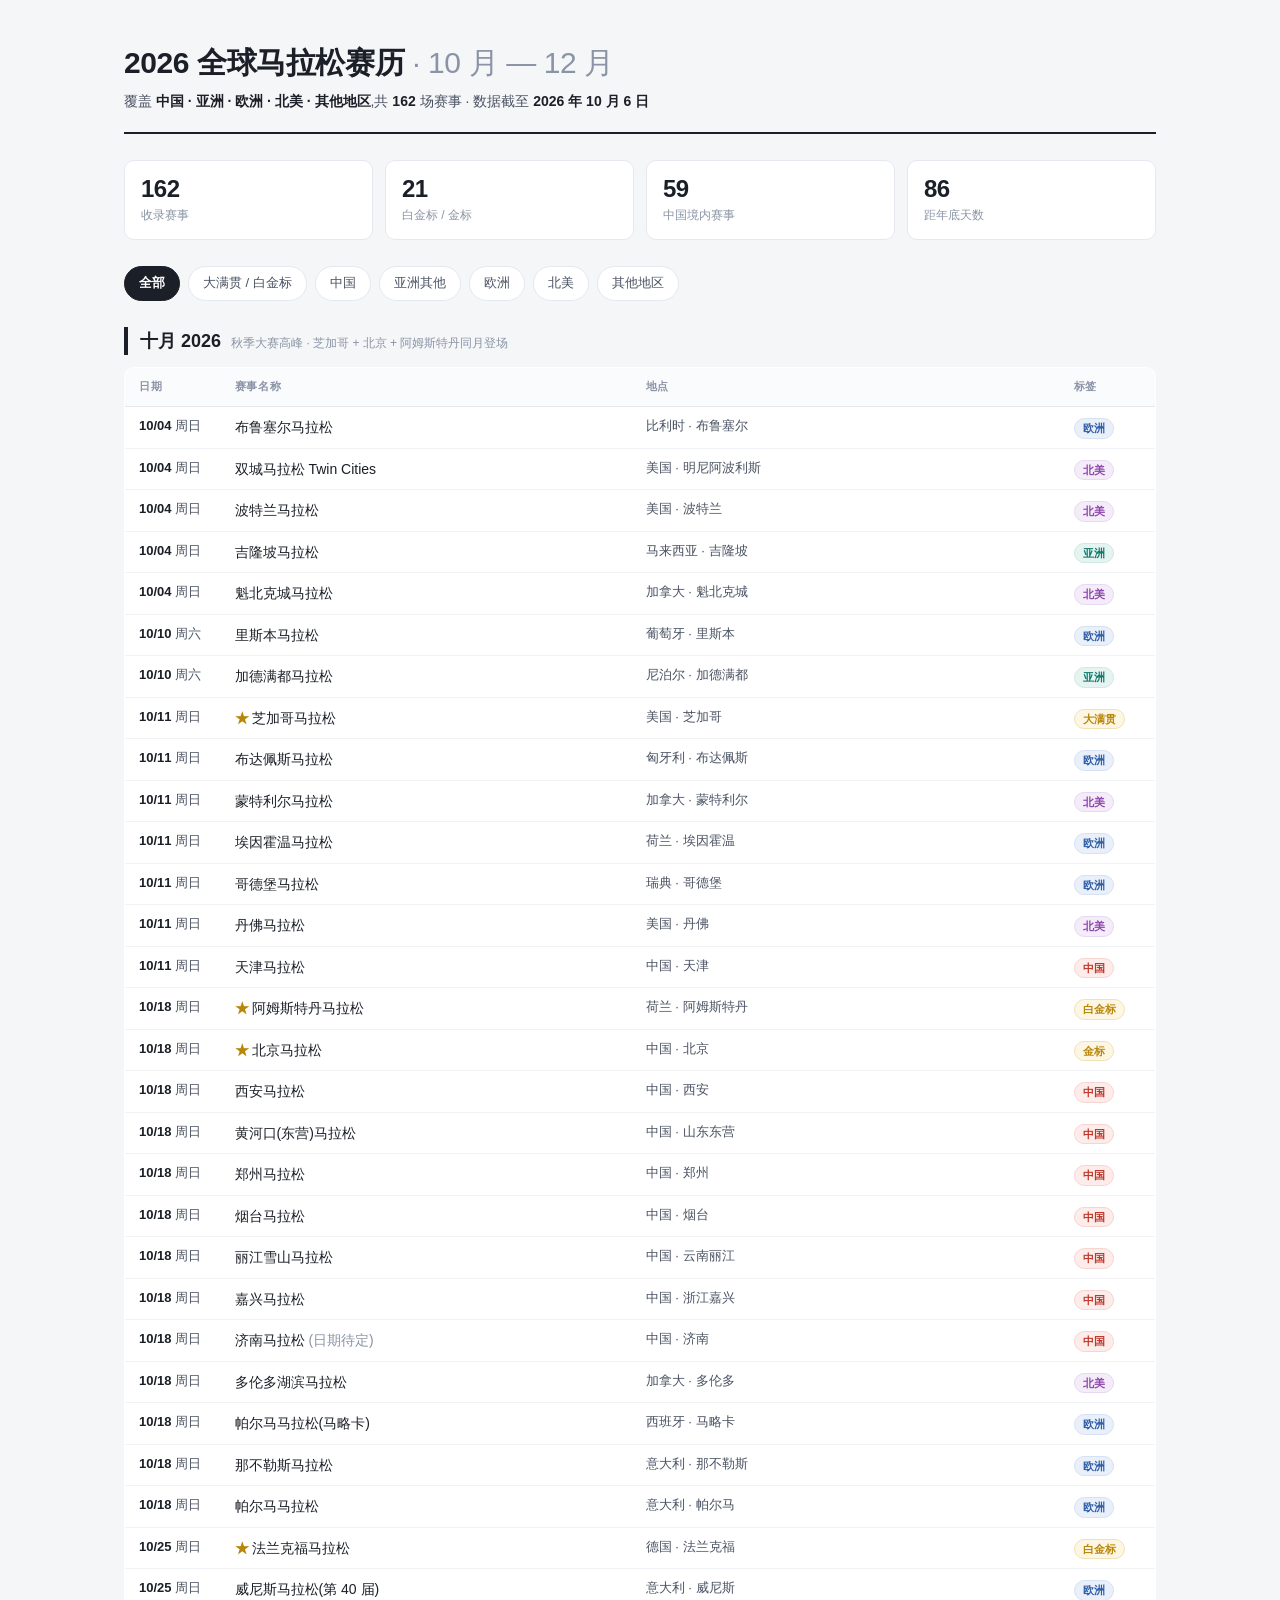
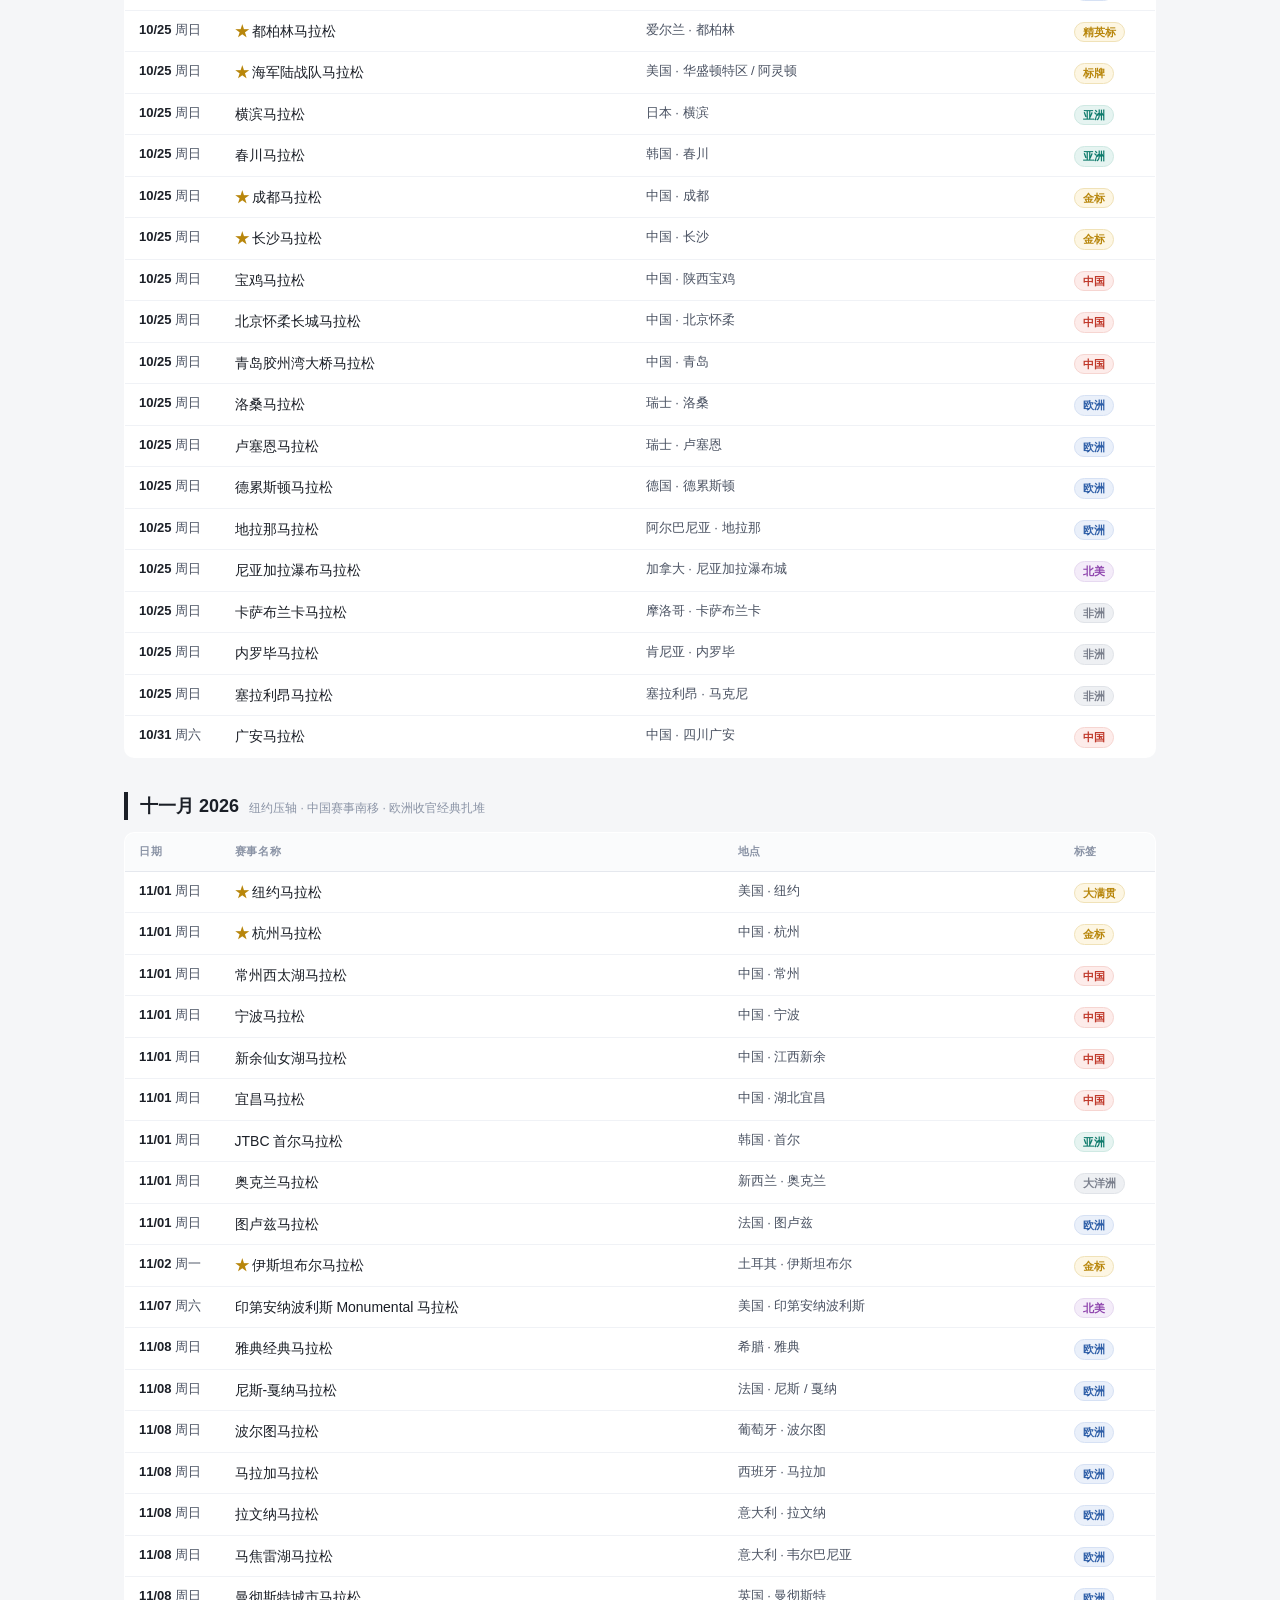
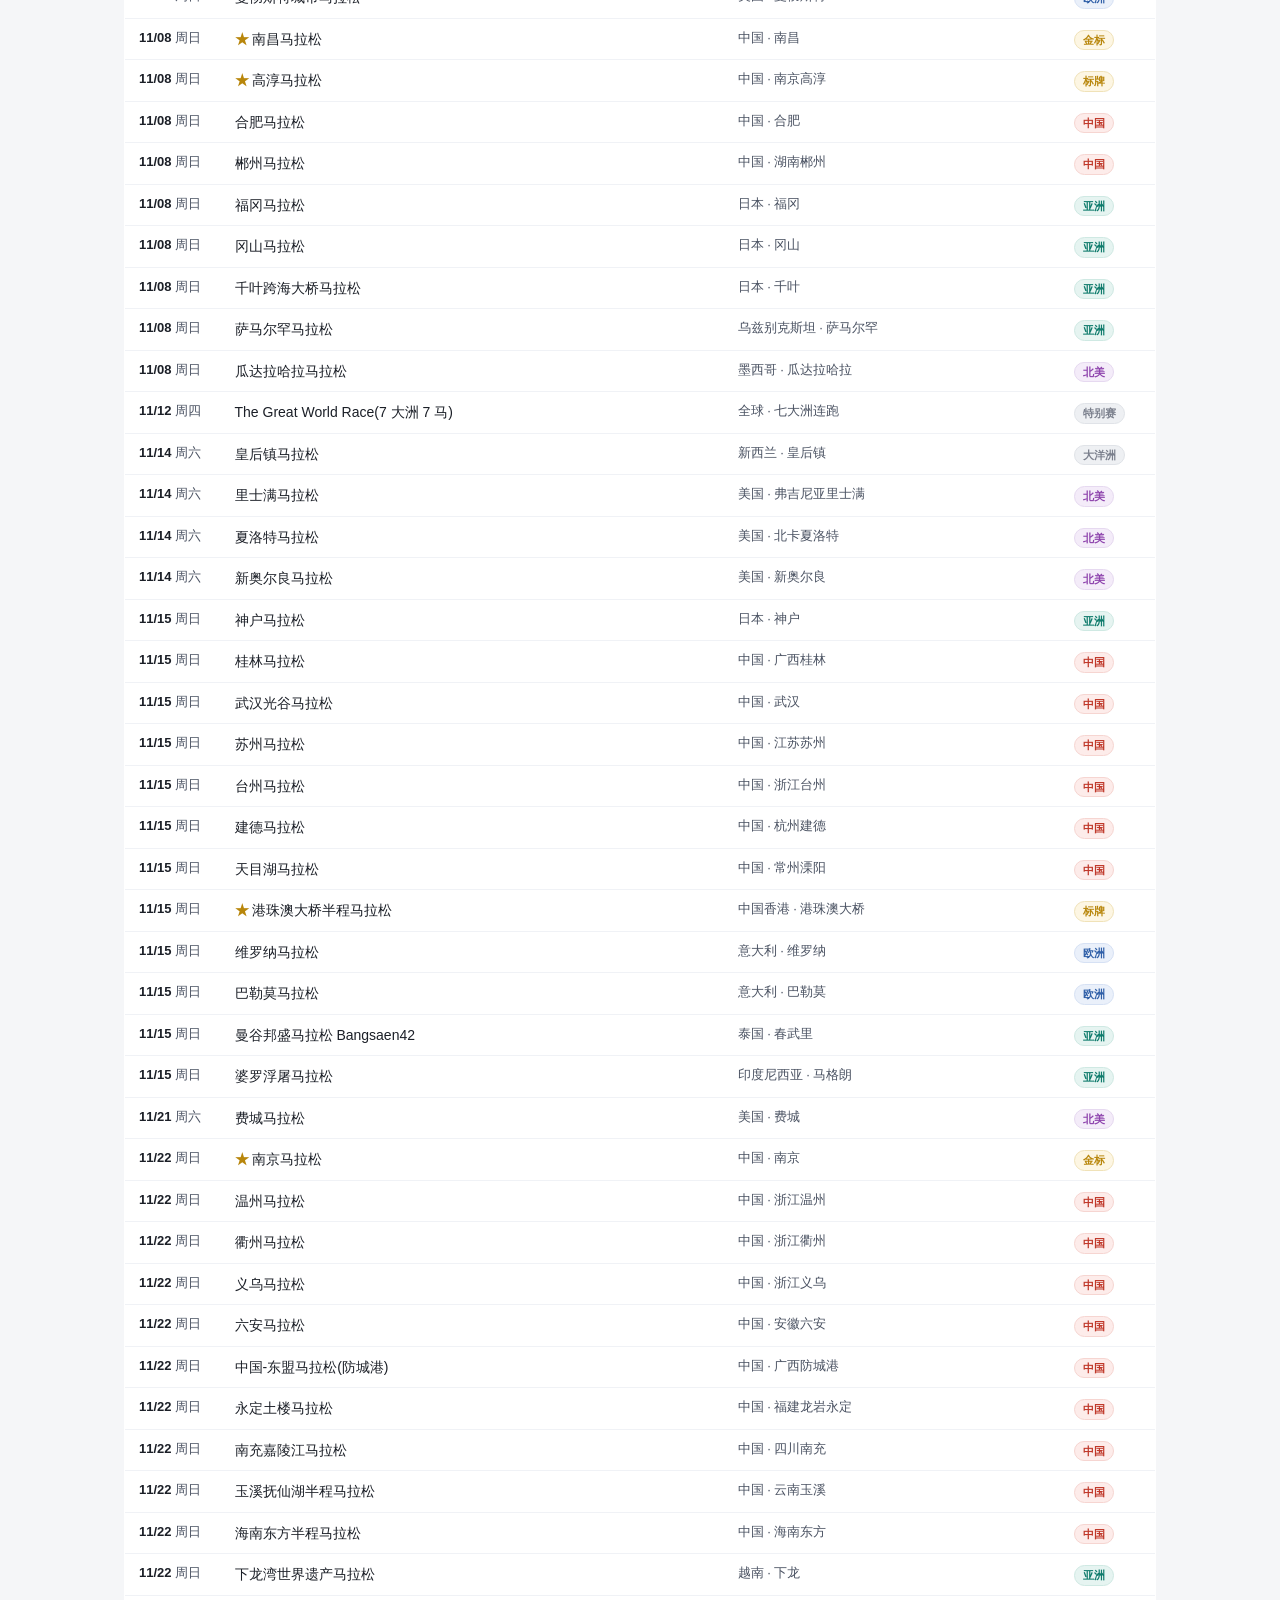
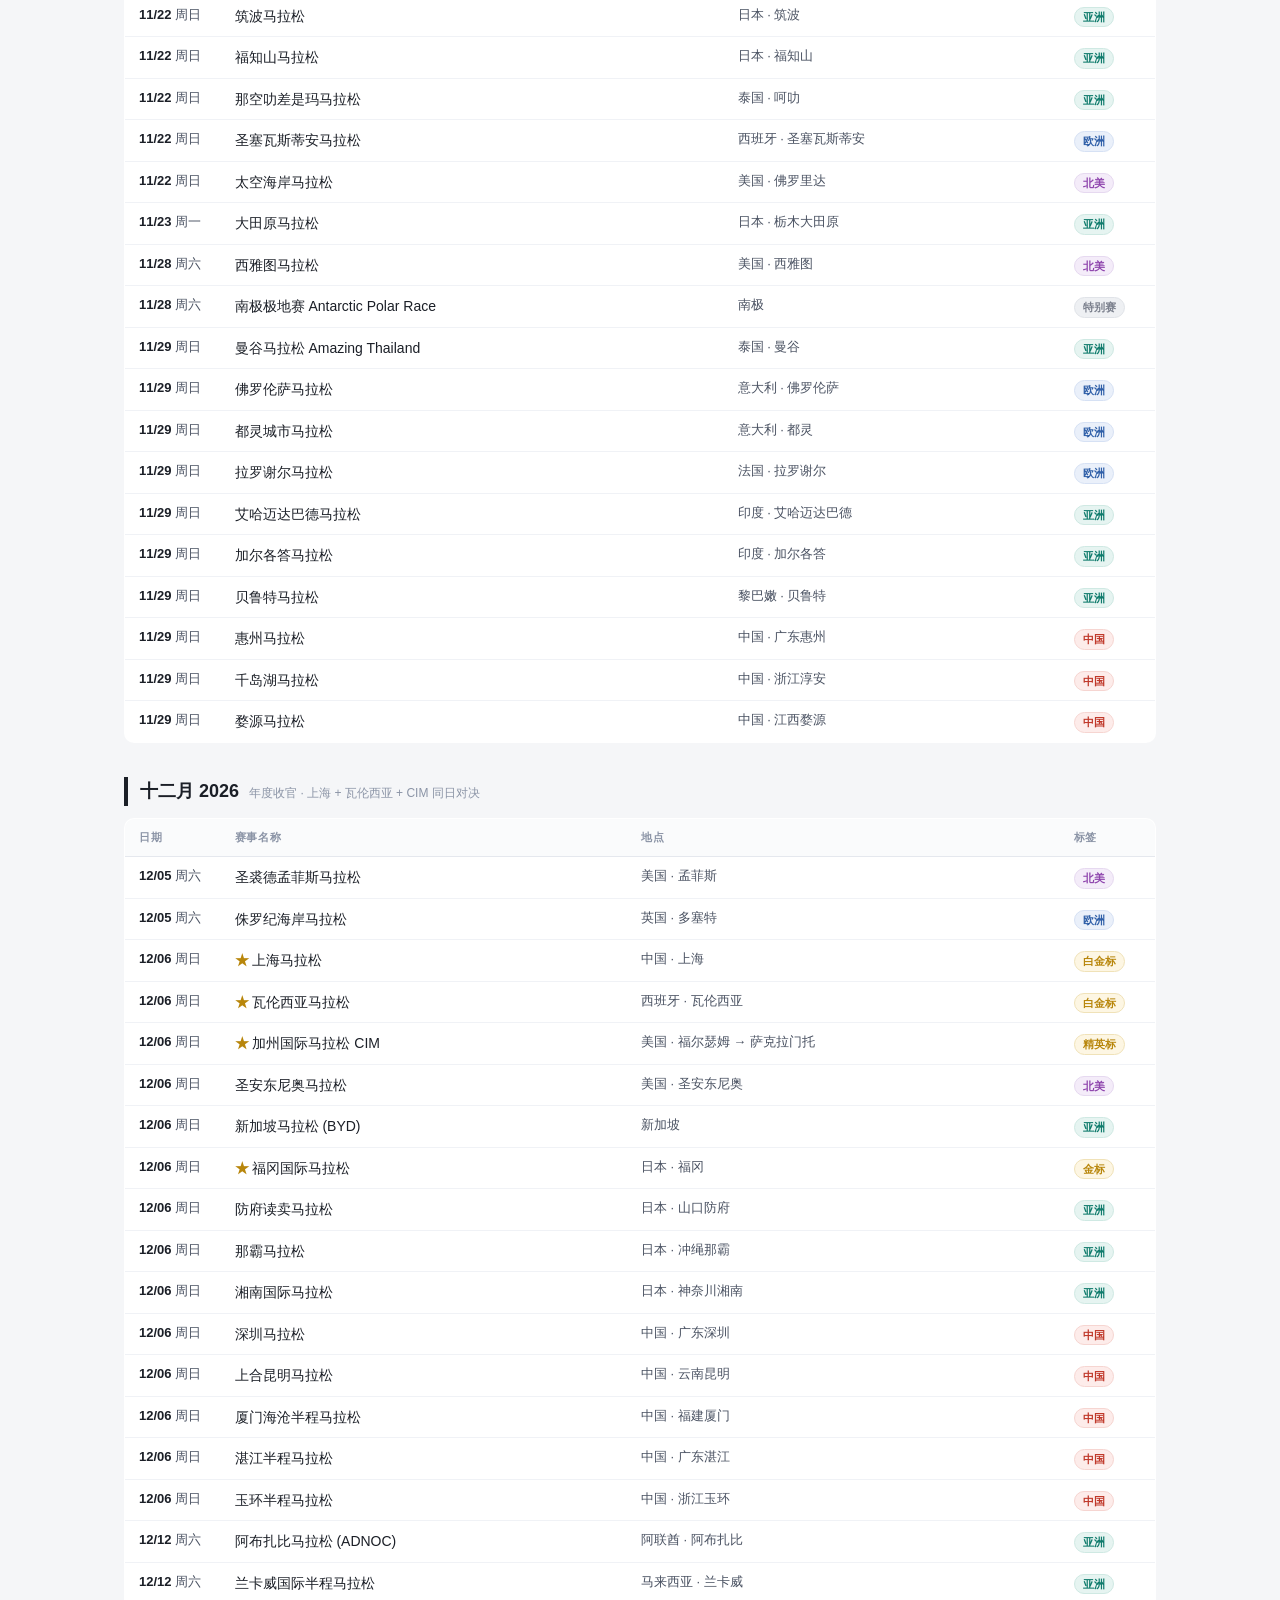
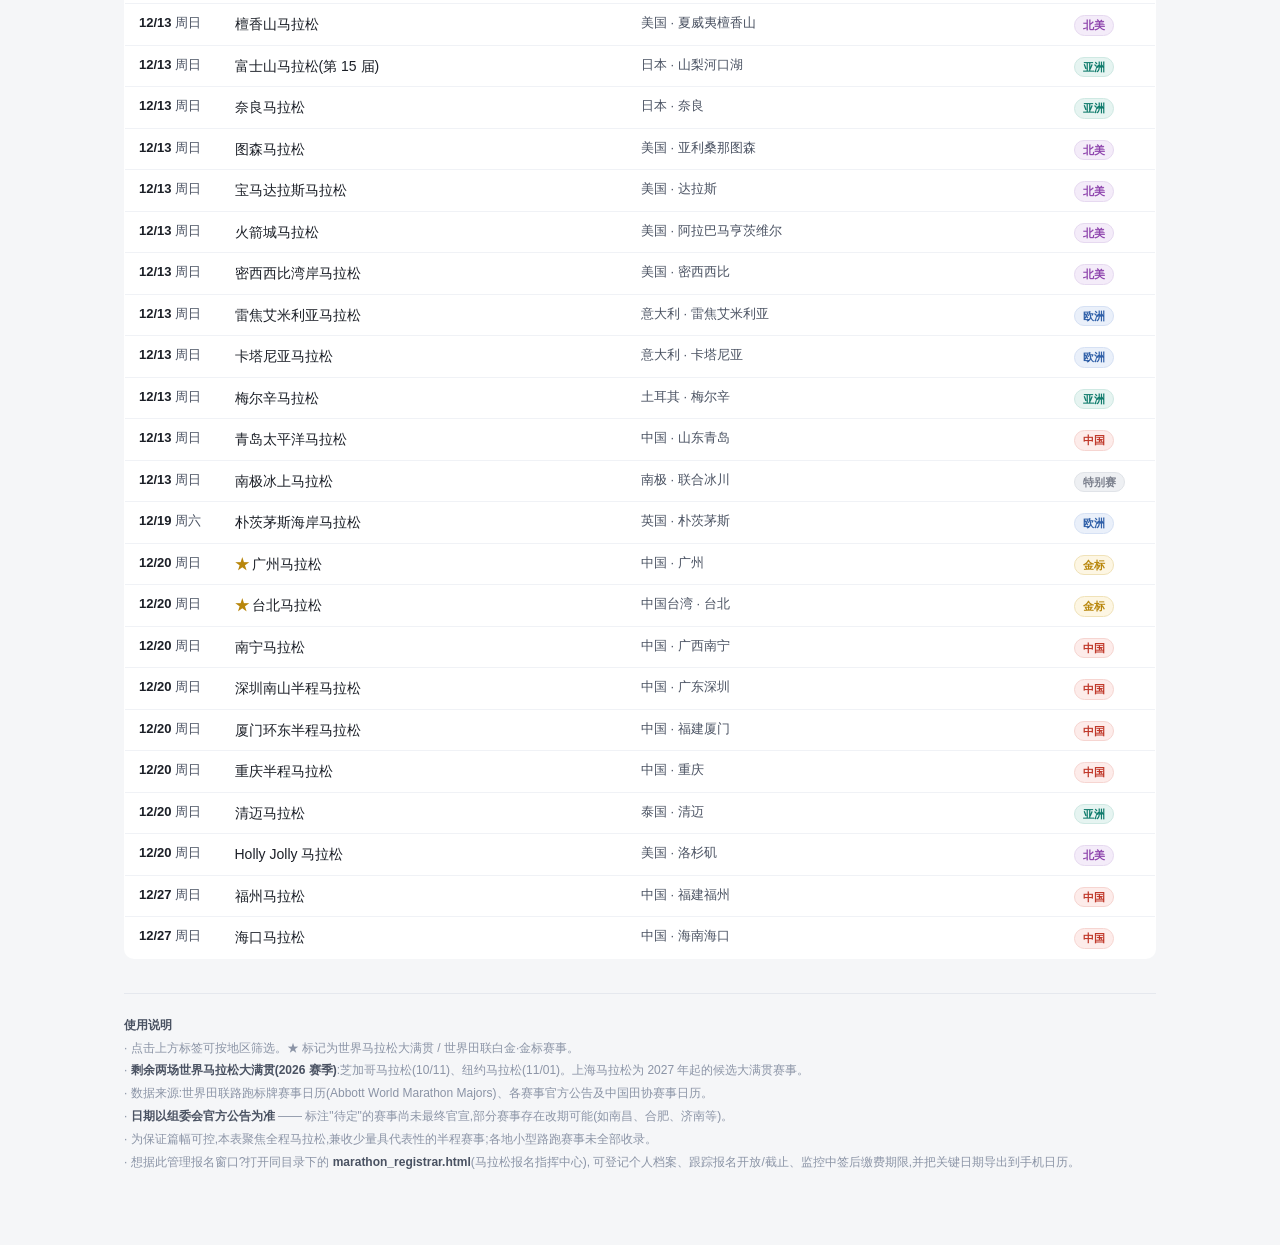
<file: marathon_calendar_2026.html>
<!DOCTYPE html>
<html lang="zh-CN">
<head>
<meta charset="UTF-8">
<meta name="viewport" content="width=device-width, initial-scale=1.0">
<title>2026 全球马拉松赛历 · 10-12 月</title>
<style>
  :root{
    --bg:#f5f6f8;
    --panel:#ffffff;
    --ink:#1b1f27;
    --ink-2:#4a5262;
    --ink-3:#8b94a6;
    --line:#e5e8ee;
    --gold:#b8860b;
    --gold-bg:#fdf6e3;
    --cn:#c0392b;
    --cn-bg:#fdecea;
    --asia:#0f7b6c;
    --asia-bg:#e6f4f1;
    --eu:#2f5fa8;
    --eu-bg:#eaf0fa;
    --na:#8e44ad;
    --na-bg:#f4ecf9;
    --other:#7a7f8c;
    --other-bg:#eef0f3;
  }
  *{box-sizing:border-box;}
  body{
    margin:0;
    background:var(--bg);
    color:var(--ink);
    font-family:-apple-system,BlinkMacSystemFont,"PingFang SC","Hiragino Sans GB","Microsoft YaHei","Segoe UI",Roboto,sans-serif;
    font-size:14px;
    line-height:1.6;
    -webkit-font-smoothing:antialiased;
  }
  .wrap{max-width:1080px;margin:0 auto;padding:44px 24px 72px;}

  header.top{border-bottom:2px solid var(--ink);padding-bottom:20px;margin-bottom:26px;}
  h1{font-size:30px;line-height:1.25;margin:0 0 8px;letter-spacing:-.4px;}
  h1 span{color:var(--ink-3);font-weight:400;}
  .sub{color:var(--ink-2);font-size:14px;margin:0;}
  .sub b{color:var(--ink);}

  .stats{display:grid;grid-template-columns:repeat(4,1fr);gap:12px;margin:22px 0 26px;}
  .stat{background:var(--panel);border:1px solid var(--line);border-radius:10px;padding:14px 16px;}
  .stat .n{font-size:24px;font-weight:700;letter-spacing:-.5px;line-height:1.2;}
  .stat .l{font-size:12px;color:var(--ink-3);margin-top:2px;}

  .filters{display:flex;flex-wrap:wrap;gap:8px;margin-bottom:26px;}
  .filters button{
    font:inherit;font-size:13px;padding:6px 14px;border-radius:999px;
    border:1px solid var(--line);background:var(--panel);color:var(--ink-2);
    cursor:pointer;transition:.15s;
  }
  .filters button:hover{border-color:#c3c9d4;color:var(--ink);}
  .filters button.on{background:var(--ink);border-color:var(--ink);color:#fff;font-weight:600;}

  .month{margin-bottom:34px;}
  .month h2{
    font-size:18px;margin:0 0 12px;padding-left:12px;border-left:4px solid var(--ink);
    display:flex;align-items:baseline;gap:10px;
  }
  .month h2 em{font-style:normal;font-size:12px;color:var(--ink-3);font-weight:400;}

  table{width:100%;border-collapse:collapse;background:var(--panel);
        border:1px solid var(--line);border-radius:10px;overflow:hidden;}
  thead th{
    text-align:left;font-size:11px;letter-spacing:.8px;text-transform:uppercase;
    color:var(--ink-3);font-weight:600;padding:10px 14px;background:#fafbfc;
    border-bottom:1px solid var(--line);white-space:nowrap;
  }
  tbody td{padding:9px 14px;border-bottom:1px solid #f0f2f6;vertical-align:top;}
  tbody tr:last-child td{border-bottom:none;}
  tbody tr:hover{background:#fafbfd;}
  td.date{white-space:nowrap;font-variant-numeric:tabular-nums;color:var(--ink-2);font-size:13px;width:96px;}
  td.date b{color:var(--ink);}
  td.name{font-weight:500;}
  td.place{color:var(--ink-2);font-size:13px;}
  td.tag{width:96px;white-space:nowrap;}

  .badge{display:inline-block;font-size:11px;line-height:1.5;padding:1px 8px;border-radius:999px;
         border:1px solid transparent;font-weight:600;}
  .b-gold{background:var(--gold-bg);color:var(--gold);border-color:#f0e2b8;}
  .b-cn{background:var(--cn-bg);color:var(--cn);border-color:#f6d5d1;}
  .b-asia{background:var(--asia-bg);color:var(--asia);border-color:#cfe9e3;}
  .b-eu{background:var(--eu-bg);color:var(--eu);border-color:#d6e1f4;}
  .b-na{background:var(--na-bg);color:var(--na);border-color:#e6d9f0;}
  .b-other{background:var(--other-bg);color:var(--other);border-color:#e0e3e8;}

  .star{color:var(--gold);font-weight:700;}

  footer{margin-top:12px;padding-top:20px;border-top:1px solid var(--line);
         color:var(--ink-3);font-size:12px;line-height:1.9;}
  footer b{color:var(--ink-2);}

  .hidden{display:none;}
  @media (max-width:720px){
    .wrap{padding:28px 16px 56px;}
    h1{font-size:23px;}
    .stats{grid-template-columns:repeat(2,1fr);}
    thead th:nth-child(3),tbody td:nth-child(3){display:none;}
    td.tag{width:auto;}
  }
</style>
</head>
<body>
<div class="wrap">

  <header class="top">
    <h1>2026 全球马拉松赛历 <span>· 10 月 — 12 月</span></h1>
    <p class="sub">覆盖 <b>中国 · 亚洲 · 欧洲 · 北美 · 其他地区</b>,共 <b>162</b> 场赛事 · 数据截至 <b>2026 年 10 月 6 日</b></p>
  </header>

  <div class="stats">
    <div class="stat"><div class="n">162</div><div class="l">收录赛事</div></div>
    <div class="stat"><div class="n">21</div><div class="l">白金标 / 金标</div></div>
    <div class="stat"><div class="n">59</div><div class="l">中国境内赛事</div></div>
    <div class="stat"><div class="n">86</div><div class="l">距年底天数</div></div>
  </div>

  <div class="filters" id="filters">
    <button class="on" data-f="all">全部</button>
    <button data-f="maj">大满贯 / 白金标</button>
    <button data-f="cn">中国</button>
    <button data-f="asia">亚洲其他</button>
    <button data-f="eu">欧洲</button>
    <button data-f="na">北美</button>
    <button data-f="other">其他地区</button>
  </div>

  <!-- ============ 十月 ============ -->
  <section class="month">
    <h2>十月 2026 <em>秋季大赛高峰 · 芝加哥 + 北京 + 阿姆斯特丹同月登场</em></h2>
    <table>
      <thead><tr><th>日期</th><th>赛事名称</th><th>地点</th><th>标签</th></tr></thead>
      <tbody>
        <tr data-r="eu"><td class="date"><b>10/04</b> 周日</td><td class="name">布鲁塞尔马拉松</td><td class="place">比利时 · 布鲁塞尔</td><td class="tag"><span class="badge b-eu">欧洲</span></td></tr>
        <tr data-r="na"><td class="date"><b>10/04</b> 周日</td><td class="name">双城马拉松 Twin Cities</td><td class="place">美国 · 明尼阿波利斯</td><td class="tag"><span class="badge b-na">北美</span></td></tr>
        <tr data-r="na"><td class="date"><b>10/04</b> 周日</td><td class="name">波特兰马拉松</td><td class="place">美国 · 波特兰</td><td class="tag"><span class="badge b-na">北美</span></td></tr>
        <tr data-r="asia"><td class="date"><b>10/04</b> 周日</td><td class="name">吉隆坡马拉松</td><td class="place">马来西亚 · 吉隆坡</td><td class="tag"><span class="badge b-asia">亚洲</span></td></tr>
        <tr data-r="na"><td class="date"><b>10/04</b> 周日</td><td class="name">魁北克城马拉松</td><td class="place">加拿大 · 魁北克城</td><td class="tag"><span class="badge b-na">北美</span></td></tr>
        <tr data-r="eu"><td class="date"><b>10/10</b> 周六</td><td class="name">里斯本马拉松</td><td class="place">葡萄牙 · 里斯本</td><td class="tag"><span class="badge b-eu">欧洲</span></td></tr>
        <tr data-r="asia"><td class="date"><b>10/10</b> 周六</td><td class="name">加德满都马拉松</td><td class="place">尼泊尔 · 加德满都</td><td class="tag"><span class="badge b-asia">亚洲</span></td></tr>
        <tr data-r="maj na"><td class="date"><b>10/11</b> 周日</td><td class="name"><span class="star">★</span> 芝加哥马拉松</td><td class="place">美国 · 芝加哥</td><td class="tag"><span class="badge b-gold">大满贯</span></td></tr>
        <tr data-r="eu"><td class="date"><b>10/11</b> 周日</td><td class="name">布达佩斯马拉松</td><td class="place">匈牙利 · 布达佩斯</td><td class="tag"><span class="badge b-eu">欧洲</span></td></tr>
        <tr data-r="na"><td class="date"><b>10/11</b> 周日</td><td class="name">蒙特利尔马拉松</td><td class="place">加拿大 · 蒙特利尔</td><td class="tag"><span class="badge b-na">北美</span></td></tr>
        <tr data-r="eu"><td class="date"><b>10/11</b> 周日</td><td class="name">埃因霍温马拉松</td><td class="place">荷兰 · 埃因霍温</td><td class="tag"><span class="badge b-eu">欧洲</span></td></tr>
        <tr data-r="eu"><td class="date"><b>10/11</b> 周日</td><td class="name">哥德堡马拉松</td><td class="place">瑞典 · 哥德堡</td><td class="tag"><span class="badge b-eu">欧洲</span></td></tr>
        <tr data-r="na"><td class="date"><b>10/11</b> 周日</td><td class="name">丹佛马拉松</td><td class="place">美国 · 丹佛</td><td class="tag"><span class="badge b-na">北美</span></td></tr>
        <tr data-r="cn"><td class="date"><b>10/11</b> 周日</td><td class="name">天津马拉松</td><td class="place">中国 · 天津</td><td class="tag"><span class="badge b-cn">中国</span></td></tr>
        <tr data-r="maj eu"><td class="date"><b>10/18</b> 周日</td><td class="name"><span class="star">★</span> 阿姆斯特丹马拉松</td><td class="place">荷兰 · 阿姆斯特丹</td><td class="tag"><span class="badge b-gold">白金标</span></td></tr>
        <tr data-r="maj cn"><td class="date"><b>10/18</b> 周日</td><td class="name"><span class="star">★</span> 北京马拉松</td><td class="place">中国 · 北京</td><td class="tag"><span class="badge b-gold">金标</span></td></tr>
        <tr data-r="cn"><td class="date"><b>10/18</b> 周日</td><td class="name">西安马拉松</td><td class="place">中国 · 西安</td><td class="tag"><span class="badge b-cn">中国</span></td></tr>
        <tr data-r="cn"><td class="date"><b>10/18</b> 周日</td><td class="name">黄河口(东营)马拉松</td><td class="place">中国 · 山东东营</td><td class="tag"><span class="badge b-cn">中国</span></td></tr>
        <tr data-r="cn"><td class="date"><b>10/18</b> 周日</td><td class="name">郑州马拉松</td><td class="place">中国 · 郑州</td><td class="tag"><span class="badge b-cn">中国</span></td></tr>
        <tr data-r="cn"><td class="date"><b>10/18</b> 周日</td><td class="name">烟台马拉松</td><td class="place">中国 · 烟台</td><td class="tag"><span class="badge b-cn">中国</span></td></tr>
        <tr data-r="cn"><td class="date"><b>10/18</b> 周日</td><td class="name">丽江雪山马拉松</td><td class="place">中国 · 云南丽江</td><td class="tag"><span class="badge b-cn">中国</span></td></tr>
        <tr data-r="cn"><td class="date"><b>10/18</b> 周日</td><td class="name">嘉兴马拉松</td><td class="place">中国 · 浙江嘉兴</td><td class="tag"><span class="badge b-cn">中国</span></td></tr>
        <tr data-r="cn"><td class="date"><b>10/18</b> 周日</td><td class="name">济南马拉松 <em style="color:#8b94a6;font-style:normal">(日期待定)</em></td><td class="place">中国 · 济南</td><td class="tag"><span class="badge b-cn">中国</span></td></tr>
        <tr data-r="na"><td class="date"><b>10/18</b> 周日</td><td class="name">多伦多湖滨马拉松</td><td class="place">加拿大 · 多伦多</td><td class="tag"><span class="badge b-na">北美</span></td></tr>
        <tr data-r="eu"><td class="date"><b>10/18</b> 周日</td><td class="name">帕尔马马拉松(马略卡)</td><td class="place">西班牙 · 马略卡</td><td class="tag"><span class="badge b-eu">欧洲</span></td></tr>
        <tr data-r="eu"><td class="date"><b>10/18</b> 周日</td><td class="name">那不勒斯马拉松</td><td class="place">意大利 · 那不勒斯</td><td class="tag"><span class="badge b-eu">欧洲</span></td></tr>
        <tr data-r="eu"><td class="date"><b>10/18</b> 周日</td><td class="name">帕尔马马拉松</td><td class="place">意大利 · 帕尔马</td><td class="tag"><span class="badge b-eu">欧洲</span></td></tr>
        <tr data-r="maj eu"><td class="date"><b>10/25</b> 周日</td><td class="name"><span class="star">★</span> 法兰克福马拉松</td><td class="place">德国 · 法兰克福</td><td class="tag"><span class="badge b-gold">白金标</span></td></tr>
        <tr data-r="eu"><td class="date"><b>10/25</b> 周日</td><td class="name">威尼斯马拉松(第 40 届)</td><td class="place">意大利 · 威尼斯</td><td class="tag"><span class="badge b-eu">欧洲</span></td></tr>
        <tr data-r="maj eu"><td class="date"><b>10/25</b> 周日</td><td class="name"><span class="star">★</span> 都柏林马拉松</td><td class="place">爱尔兰 · 都柏林</td><td class="tag"><span class="badge b-gold">精英标</span></td></tr>
        <tr data-r="maj na"><td class="date"><b>10/25</b> 周日</td><td class="name"><span class="star">★</span> 海军陆战队马拉松</td><td class="place">美国 · 华盛顿特区 / 阿灵顿</td><td class="tag"><span class="badge b-gold">标牌</span></td></tr>
        <tr data-r="asia"><td class="date"><b>10/25</b> 周日</td><td class="name">横滨马拉松</td><td class="place">日本 · 横滨</td><td class="tag"><span class="badge b-asia">亚洲</span></td></tr>
        <tr data-r="asia"><td class="date"><b>10/25</b> 周日</td><td class="name">春川马拉松</td><td class="place">韩国 · 春川</td><td class="tag"><span class="badge b-asia">亚洲</span></td></tr>
        <tr data-r="maj cn"><td class="date"><b>10/25</b> 周日</td><td class="name"><span class="star">★</span> 成都马拉松</td><td class="place">中国 · 成都</td><td class="tag"><span class="badge b-gold">金标</span></td></tr>
        <tr data-r="maj cn"><td class="date"><b>10/25</b> 周日</td><td class="name"><span class="star">★</span> 长沙马拉松</td><td class="place">中国 · 长沙</td><td class="tag"><span class="badge b-gold">金标</span></td></tr>
        <tr data-r="cn"><td class="date"><b>10/25</b> 周日</td><td class="name">宝鸡马拉松</td><td class="place">中国 · 陕西宝鸡</td><td class="tag"><span class="badge b-cn">中国</span></td></tr>
        <tr data-r="cn"><td class="date"><b>10/25</b> 周日</td><td class="name">北京怀柔长城马拉松</td><td class="place">中国 · 北京怀柔</td><td class="tag"><span class="badge b-cn">中国</span></td></tr>
        <tr data-r="cn"><td class="date"><b>10/25</b> 周日</td><td class="name">青岛胶州湾大桥马拉松</td><td class="place">中国 · 青岛</td><td class="tag"><span class="badge b-cn">中国</span></td></tr>
        <tr data-r="eu"><td class="date"><b>10/25</b> 周日</td><td class="name">洛桑马拉松</td><td class="place">瑞士 · 洛桑</td><td class="tag"><span class="badge b-eu">欧洲</span></td></tr>
        <tr data-r="eu"><td class="date"><b>10/25</b> 周日</td><td class="name">卢塞恩马拉松</td><td class="place">瑞士 · 卢塞恩</td><td class="tag"><span class="badge b-eu">欧洲</span></td></tr>
        <tr data-r="eu"><td class="date"><b>10/25</b> 周日</td><td class="name">德累斯顿马拉松</td><td class="place">德国 · 德累斯顿</td><td class="tag"><span class="badge b-eu">欧洲</span></td></tr>
        <tr data-r="eu"><td class="date"><b>10/25</b> 周日</td><td class="name">地拉那马拉松</td><td class="place">阿尔巴尼亚 · 地拉那</td><td class="tag"><span class="badge b-eu">欧洲</span></td></tr>
        <tr data-r="na"><td class="date"><b>10/25</b> 周日</td><td class="name">尼亚加拉瀑布马拉松</td><td class="place">加拿大 · 尼亚加拉瀑布城</td><td class="tag"><span class="badge b-na">北美</span></td></tr>
        <tr data-r="other"><td class="date"><b>10/25</b> 周日</td><td class="name">卡萨布兰卡马拉松</td><td class="place">摩洛哥 · 卡萨布兰卡</td><td class="tag"><span class="badge b-other">非洲</span></td></tr>
        <tr data-r="other"><td class="date"><b>10/25</b> 周日</td><td class="name">内罗毕马拉松</td><td class="place">肯尼亚 · 内罗毕</td><td class="tag"><span class="badge b-other">非洲</span></td></tr>
        <tr data-r="other"><td class="date"><b>10/25</b> 周日</td><td class="name">塞拉利昂马拉松</td><td class="place">塞拉利昂 · 马克尼</td><td class="tag"><span class="badge b-other">非洲</span></td></tr>
        <tr data-r="cn"><td class="date"><b>10/31</b> 周六</td><td class="name">广安马拉松</td><td class="place">中国 · 四川广安</td><td class="tag"><span class="badge b-cn">中国</span></td></tr>
      </tbody>
    </table>
  </section>

  <!-- ============ 十一月 ============ -->
  <section class="month">
    <h2>十一月 2026 <em>纽约压轴 · 中国赛事南移 · 欧洲收官经典扎堆</em></h2>
    <table>
      <thead><tr><th>日期</th><th>赛事名称</th><th>地点</th><th>标签</th></tr></thead>
      <tbody>
        <tr data-r="maj na"><td class="date"><b>11/01</b> 周日</td><td class="name"><span class="star">★</span> 纽约马拉松</td><td class="place">美国 · 纽约</td><td class="tag"><span class="badge b-gold">大满贯</span></td></tr>
        <tr data-r="maj cn"><td class="date"><b>11/01</b> 周日</td><td class="name"><span class="star">★</span> 杭州马拉松</td><td class="place">中国 · 杭州</td><td class="tag"><span class="badge b-gold">金标</span></td></tr>
        <tr data-r="cn"><td class="date"><b>11/01</b> 周日</td><td class="name">常州西太湖马拉松</td><td class="place">中国 · 常州</td><td class="tag"><span class="badge b-cn">中国</span></td></tr>
        <tr data-r="cn"><td class="date"><b>11/01</b> 周日</td><td class="name">宁波马拉松</td><td class="place">中国 · 宁波</td><td class="tag"><span class="badge b-cn">中国</span></td></tr>
        <tr data-r="cn"><td class="date"><b>11/01</b> 周日</td><td class="name">新余仙女湖马拉松</td><td class="place">中国 · 江西新余</td><td class="tag"><span class="badge b-cn">中国</span></td></tr>
        <tr data-r="cn"><td class="date"><b>11/01</b> 周日</td><td class="name">宜昌马拉松</td><td class="place">中国 · 湖北宜昌</td><td class="tag"><span class="badge b-cn">中国</span></td></tr>
        <tr data-r="asia"><td class="date"><b>11/01</b> 周日</td><td class="name">JTBC 首尔马拉松</td><td class="place">韩国 · 首尔</td><td class="tag"><span class="badge b-asia">亚洲</span></td></tr>
        <tr data-r="other"><td class="date"><b>11/01</b> 周日</td><td class="name">奥克兰马拉松</td><td class="place">新西兰 · 奥克兰</td><td class="tag"><span class="badge b-other">大洋洲</span></td></tr>
        <tr data-r="eu"><td class="date"><b>11/01</b> 周日</td><td class="name">图卢兹马拉松</td><td class="place">法国 · 图卢兹</td><td class="tag"><span class="badge b-eu">欧洲</span></td></tr>
        <tr data-r="maj asia"><td class="date"><b>11/02</b> 周一</td><td class="name"><span class="star">★</span> 伊斯坦布尔马拉松</td><td class="place">土耳其 · 伊斯坦布尔</td><td class="tag"><span class="badge b-gold">金标</span></td></tr>
        <tr data-r="na"><td class="date"><b>11/07</b> 周六</td><td class="name">印第安纳波利斯 Monumental 马拉松</td><td class="place">美国 · 印第安纳波利斯</td><td class="tag"><span class="badge b-na">北美</span></td></tr>
        <tr data-r="eu"><td class="date"><b>11/08</b> 周日</td><td class="name">雅典经典马拉松</td><td class="place">希腊 · 雅典</td><td class="tag"><span class="badge b-eu">欧洲</span></td></tr>
        <tr data-r="eu"><td class="date"><b>11/08</b> 周日</td><td class="name">尼斯-戛纳马拉松</td><td class="place">法国 · 尼斯 / 戛纳</td><td class="tag"><span class="badge b-eu">欧洲</span></td></tr>
        <tr data-r="eu"><td class="date"><b>11/08</b> 周日</td><td class="name">波尔图马拉松</td><td class="place">葡萄牙 · 波尔图</td><td class="tag"><span class="badge b-eu">欧洲</span></td></tr>
        <tr data-r="eu"><td class="date"><b>11/08</b> 周日</td><td class="name">马拉加马拉松</td><td class="place">西班牙 · 马拉加</td><td class="tag"><span class="badge b-eu">欧洲</span></td></tr>
        <tr data-r="eu"><td class="date"><b>11/08</b> 周日</td><td class="name">拉文纳马拉松</td><td class="place">意大利 · 拉文纳</td><td class="tag"><span class="badge b-eu">欧洲</span></td></tr>
        <tr data-r="eu"><td class="date"><b>11/08</b> 周日</td><td class="name">马焦雷湖马拉松</td><td class="place">意大利 · 韦尔巴尼亚</td><td class="tag"><span class="badge b-eu">欧洲</span></td></tr>
        <tr data-r="eu"><td class="date"><b>11/08</b> 周日</td><td class="name">曼彻斯特城市马拉松</td><td class="place">英国 · 曼彻斯特</td><td class="tag"><span class="badge b-eu">欧洲</span></td></tr>
        <tr data-r="maj cn"><td class="date"><b>11/08</b> 周日</td><td class="name"><span class="star">★</span> 南昌马拉松</td><td class="place">中国 · 南昌</td><td class="tag"><span class="badge b-gold">金标</span></td></tr>
        <tr data-r="maj cn"><td class="date"><b>11/08</b> 周日</td><td class="name"><span class="star">★</span> 高淳马拉松</td><td class="place">中国 · 南京高淳</td><td class="tag"><span class="badge b-gold">标牌</span></td></tr>
        <tr data-r="cn"><td class="date"><b>11/08</b> 周日</td><td class="name">合肥马拉松</td><td class="place">中国 · 合肥</td><td class="tag"><span class="badge b-cn">中国</span></td></tr>
        <tr data-r="cn"><td class="date"><b>11/08</b> 周日</td><td class="name">郴州马拉松</td><td class="place">中国 · 湖南郴州</td><td class="tag"><span class="badge b-cn">中国</span></td></tr>
        <tr data-r="asia"><td class="date"><b>11/08</b> 周日</td><td class="name">福冈马拉松</td><td class="place">日本 · 福冈</td><td class="tag"><span class="badge b-asia">亚洲</span></td></tr>
        <tr data-r="asia"><td class="date"><b>11/08</b> 周日</td><td class="name">冈山马拉松</td><td class="place">日本 · 冈山</td><td class="tag"><span class="badge b-asia">亚洲</span></td></tr>
        <tr data-r="asia"><td class="date"><b>11/08</b> 周日</td><td class="name">千叶跨海大桥马拉松</td><td class="place">日本 · 千叶</td><td class="tag"><span class="badge b-asia">亚洲</span></td></tr>
        <tr data-r="asia"><td class="date"><b>11/08</b> 周日</td><td class="name">萨马尔罕马拉松</td><td class="place">乌兹别克斯坦 · 萨马尔罕</td><td class="tag"><span class="badge b-asia">亚洲</span></td></tr>
        <tr data-r="na"><td class="date"><b>11/08</b> 周日</td><td class="name">瓜达拉哈拉马拉松</td><td class="place">墨西哥 · 瓜达拉哈拉</td><td class="tag"><span class="badge b-na">北美</span></td></tr>
        <tr data-r="other"><td class="date"><b>11/12</b> 周四</td><td class="name">The Great World Race(7 大洲 7 马)</td><td class="place">全球 · 七大洲连跑</td><td class="tag"><span class="badge b-other">特别赛</span></td></tr>
        <tr data-r="other"><td class="date"><b>11/14</b> 周六</td><td class="name">皇后镇马拉松</td><td class="place">新西兰 · 皇后镇</td><td class="tag"><span class="badge b-other">大洋洲</span></td></tr>
        <tr data-r="na"><td class="date"><b>11/14</b> 周六</td><td class="name">里士满马拉松</td><td class="place">美国 · 弗吉尼亚里士满</td><td class="tag"><span class="badge b-na">北美</span></td></tr>
        <tr data-r="na"><td class="date"><b>11/14</b> 周六</td><td class="name">夏洛特马拉松</td><td class="place">美国 · 北卡夏洛特</td><td class="tag"><span class="badge b-na">北美</span></td></tr>
        <tr data-r="na"><td class="date"><b>11/14</b> 周六</td><td class="name">新奥尔良马拉松</td><td class="place">美国 · 新奥尔良</td><td class="tag"><span class="badge b-na">北美</span></td></tr>
        <tr data-r="asia"><td class="date"><b>11/15</b> 周日</td><td class="name">神户马拉松</td><td class="place">日本 · 神户</td><td class="tag"><span class="badge b-asia">亚洲</span></td></tr>
        <tr data-r="cn"><td class="date"><b>11/15</b> 周日</td><td class="name">桂林马拉松</td><td class="place">中国 · 广西桂林</td><td class="tag"><span class="badge b-cn">中国</span></td></tr>
        <tr data-r="cn"><td class="date"><b>11/15</b> 周日</td><td class="name">武汉光谷马拉松</td><td class="place">中国 · 武汉</td><td class="tag"><span class="badge b-cn">中国</span></td></tr>
        <tr data-r="cn"><td class="date"><b>11/15</b> 周日</td><td class="name">苏州马拉松</td><td class="place">中国 · 江苏苏州</td><td class="tag"><span class="badge b-cn">中国</span></td></tr>
        <tr data-r="cn"><td class="date"><b>11/15</b> 周日</td><td class="name">台州马拉松</td><td class="place">中国 · 浙江台州</td><td class="tag"><span class="badge b-cn">中国</span></td></tr>
        <tr data-r="cn"><td class="date"><b>11/15</b> 周日</td><td class="name">建德马拉松</td><td class="place">中国 · 杭州建德</td><td class="tag"><span class="badge b-cn">中国</span></td></tr>
        <tr data-r="cn"><td class="date"><b>11/15</b> 周日</td><td class="name">天目湖马拉松</td><td class="place">中国 · 常州溧阳</td><td class="tag"><span class="badge b-cn">中国</span></td></tr>
        <tr data-r="maj cn"><td class="date"><b>11/15</b> 周日</td><td class="name"><span class="star">★</span> 港珠澳大桥半程马拉松</td><td class="place">中国香港 · 港珠澳大桥</td><td class="tag"><span class="badge b-gold">标牌</span></td></tr>
        <tr data-r="eu"><td class="date"><b>11/15</b> 周日</td><td class="name">维罗纳马拉松</td><td class="place">意大利 · 维罗纳</td><td class="tag"><span class="badge b-eu">欧洲</span></td></tr>
        <tr data-r="eu"><td class="date"><b>11/15</b> 周日</td><td class="name">巴勒莫马拉松</td><td class="place">意大利 · 巴勒莫</td><td class="tag"><span class="badge b-eu">欧洲</span></td></tr>
        <tr data-r="asia"><td class="date"><b>11/15</b> 周日</td><td class="name">曼谷邦盛马拉松 Bangsaen42</td><td class="place">泰国 · 春武里</td><td class="tag"><span class="badge b-asia">亚洲</span></td></tr>
        <tr data-r="asia"><td class="date"><b>11/15</b> 周日</td><td class="name">婆罗浮屠马拉松</td><td class="place">印度尼西亚 · 马格朗</td><td class="tag"><span class="badge b-asia">亚洲</span></td></tr>
        <tr data-r="na"><td class="date"><b>11/21</b> 周六</td><td class="name">费城马拉松</td><td class="place">美国 · 费城</td><td class="tag"><span class="badge b-na">北美</span></td></tr>
        <tr data-r="maj cn"><td class="date"><b>11/22</b> 周日</td><td class="name"><span class="star">★</span> 南京马拉松</td><td class="place">中国 · 南京</td><td class="tag"><span class="badge b-gold">金标</span></td></tr>
        <tr data-r="cn"><td class="date"><b>11/22</b> 周日</td><td class="name">温州马拉松</td><td class="place">中国 · 浙江温州</td><td class="tag"><span class="badge b-cn">中国</span></td></tr>
        <tr data-r="cn"><td class="date"><b>11/22</b> 周日</td><td class="name">衢州马拉松</td><td class="place">中国 · 浙江衢州</td><td class="tag"><span class="badge b-cn">中国</span></td></tr>
        <tr data-r="cn"><td class="date"><b>11/22</b> 周日</td><td class="name">义乌马拉松</td><td class="place">中国 · 浙江义乌</td><td class="tag"><span class="badge b-cn">中国</span></td></tr>
        <tr data-r="cn"><td class="date"><b>11/22</b> 周日</td><td class="name">六安马拉松</td><td class="place">中国 · 安徽六安</td><td class="tag"><span class="badge b-cn">中国</span></td></tr>
        <tr data-r="cn"><td class="date"><b>11/22</b> 周日</td><td class="name">中国-东盟马拉松(防城港)</td><td class="place">中国 · 广西防城港</td><td class="tag"><span class="badge b-cn">中国</span></td></tr>
        <tr data-r="cn"><td class="date"><b>11/22</b> 周日</td><td class="name">永定土楼马拉松</td><td class="place">中国 · 福建龙岩永定</td><td class="tag"><span class="badge b-cn">中国</span></td></tr>
        <tr data-r="cn"><td class="date"><b>11/22</b> 周日</td><td class="name">南充嘉陵江马拉松</td><td class="place">中国 · 四川南充</td><td class="tag"><span class="badge b-cn">中国</span></td></tr>
        <tr data-r="cn"><td class="date"><b>11/22</b> 周日</td><td class="name">玉溪抚仙湖半程马拉松</td><td class="place">中国 · 云南玉溪</td><td class="tag"><span class="badge b-cn">中国</span></td></tr>
        <tr data-r="cn"><td class="date"><b>11/22</b> 周日</td><td class="name">海南东方半程马拉松</td><td class="place">中国 · 海南东方</td><td class="tag"><span class="badge b-cn">中国</span></td></tr>
        <tr data-r="asia"><td class="date"><b>11/22</b> 周日</td><td class="name">下龙湾世界遗产马拉松</td><td class="place">越南 · 下龙</td><td class="tag"><span class="badge b-asia">亚洲</span></td></tr>
        <tr data-r="asia"><td class="date"><b>11/22</b> 周日</td><td class="name">筑波马拉松</td><td class="place">日本 · 筑波</td><td class="tag"><span class="badge b-asia">亚洲</span></td></tr>
        <tr data-r="asia"><td class="date"><b>11/22</b> 周日</td><td class="name">福知山马拉松</td><td class="place">日本 · 福知山</td><td class="tag"><span class="badge b-asia">亚洲</span></td></tr>
        <tr data-r="asia"><td class="date"><b>11/22</b> 周日</td><td class="name">那空叻差是玛马拉松</td><td class="place">泰国 · 呵叻</td><td class="tag"><span class="badge b-asia">亚洲</span></td></tr>
        <tr data-r="eu"><td class="date"><b>11/22</b> 周日</td><td class="name">圣塞瓦斯蒂安马拉松</td><td class="place">西班牙 · 圣塞瓦斯蒂安</td><td class="tag"><span class="badge b-eu">欧洲</span></td></tr>
        <tr data-r="na"><td class="date"><b>11/22</b> 周日</td><td class="name">太空海岸马拉松</td><td class="place">美国 · 佛罗里达</td><td class="tag"><span class="badge b-na">北美</span></td></tr>
        <tr data-r="asia"><td class="date"><b>11/23</b> 周一</td><td class="name">大田原马拉松</td><td class="place">日本 · 栃木大田原</td><td class="tag"><span class="badge b-asia">亚洲</span></td></tr>
        <tr data-r="na"><td class="date"><b>11/28</b> 周六</td><td class="name">西雅图马拉松</td><td class="place">美国 · 西雅图</td><td class="tag"><span class="badge b-na">北美</span></td></tr>
        <tr data-r="other"><td class="date"><b>11/28</b> 周六</td><td class="name">南极极地赛 Antarctic Polar Race</td><td class="place">南极</td><td class="tag"><span class="badge b-other">特别赛</span></td></tr>
        <tr data-r="asia"><td class="date"><b>11/29</b> 周日</td><td class="name">曼谷马拉松 Amazing Thailand</td><td class="place">泰国 · 曼谷</td><td class="tag"><span class="badge b-asia">亚洲</span></td></tr>
        <tr data-r="eu"><td class="date"><b>11/29</b> 周日</td><td class="name">佛罗伦萨马拉松</td><td class="place">意大利 · 佛罗伦萨</td><td class="tag"><span class="badge b-eu">欧洲</span></td></tr>
        <tr data-r="eu"><td class="date"><b>11/29</b> 周日</td><td class="name">都灵城市马拉松</td><td class="place">意大利 · 都灵</td><td class="tag"><span class="badge b-eu">欧洲</span></td></tr>
        <tr data-r="eu"><td class="date"><b>11/29</b> 周日</td><td class="name">拉罗谢尔马拉松</td><td class="place">法国 · 拉罗谢尔</td><td class="tag"><span class="badge b-eu">欧洲</span></td></tr>
        <tr data-r="asia"><td class="date"><b>11/29</b> 周日</td><td class="name">艾哈迈达巴德马拉松</td><td class="place">印度 · 艾哈迈达巴德</td><td class="tag"><span class="badge b-asia">亚洲</span></td></tr>
        <tr data-r="asia"><td class="date"><b>11/29</b> 周日</td><td class="name">加尔各答马拉松</td><td class="place">印度 · 加尔各答</td><td class="tag"><span class="badge b-asia">亚洲</span></td></tr>
        <tr data-r="asia"><td class="date"><b>11/29</b> 周日</td><td class="name">贝鲁特马拉松</td><td class="place">黎巴嫩 · 贝鲁特</td><td class="tag"><span class="badge b-asia">亚洲</span></td></tr>
        <tr data-r="cn"><td class="date"><b>11/29</b> 周日</td><td class="name">惠州马拉松</td><td class="place">中国 · 广东惠州</td><td class="tag"><span class="badge b-cn">中国</span></td></tr>
        <tr data-r="cn"><td class="date"><b>11/29</b> 周日</td><td class="name">千岛湖马拉松</td><td class="place">中国 · 浙江淳安</td><td class="tag"><span class="badge b-cn">中国</span></td></tr>
        <tr data-r="cn"><td class="date"><b>11/29</b> 周日</td><td class="name">婺源马拉松</td><td class="place">中国 · 江西婺源</td><td class="tag"><span class="badge b-cn">中国</span></td></tr>
      </tbody>
    </table>
  </section>

  <!-- ============ 十二月 ============ -->
  <section class="month">
    <h2>十二月 2026 <em>年度收官 · 上海 + 瓦伦西亚 + CIM 同日对决</em></h2>
    <table>
      <thead><tr><th>日期</th><th>赛事名称</th><th>地点</th><th>标签</th></tr></thead>
      <tbody>
        <tr data-r="na"><td class="date"><b>12/05</b> 周六</td><td class="name">圣裘德孟菲斯马拉松</td><td class="place">美国 · 孟菲斯</td><td class="tag"><span class="badge b-na">北美</span></td></tr>
        <tr data-r="eu"><td class="date"><b>12/05</b> 周六</td><td class="name">侏罗纪海岸马拉松</td><td class="place">英国 · 多塞特</td><td class="tag"><span class="badge b-eu">欧洲</span></td></tr>
        <tr data-r="maj cn"><td class="date"><b>12/06</b> 周日</td><td class="name"><span class="star">★</span> 上海马拉松</td><td class="place">中国 · 上海</td><td class="tag"><span class="badge b-gold">白金标</span></td></tr>
        <tr data-r="maj eu"><td class="date"><b>12/06</b> 周日</td><td class="name"><span class="star">★</span> 瓦伦西亚马拉松</td><td class="place">西班牙 · 瓦伦西亚</td><td class="tag"><span class="badge b-gold">白金标</span></td></tr>
        <tr data-r="maj na"><td class="date"><b>12/06</b> 周日</td><td class="name"><span class="star">★</span> 加州国际马拉松 CIM</td><td class="place">美国 · 福尔瑟姆 → 萨克拉门托</td><td class="tag"><span class="badge b-gold">精英标</span></td></tr>
        <tr data-r="na"><td class="date"><b>12/06</b> 周日</td><td class="name">圣安东尼奥马拉松</td><td class="place">美国 · 圣安东尼奥</td><td class="tag"><span class="badge b-na">北美</span></td></tr>
        <tr data-r="asia"><td class="date"><b>12/06</b> 周日</td><td class="name">新加坡马拉松 (BYD)</td><td class="place">新加坡</td><td class="tag"><span class="badge b-asia">亚洲</span></td></tr>
        <tr data-r="maj asia"><td class="date"><b>12/06</b> 周日</td><td class="name"><span class="star">★</span> 福冈国际马拉松</td><td class="place">日本 · 福冈</td><td class="tag"><span class="badge b-gold">金标</span></td></tr>
        <tr data-r="asia"><td class="date"><b>12/06</b> 周日</td><td class="name">防府读卖马拉松</td><td class="place">日本 · 山口防府</td><td class="tag"><span class="badge b-asia">亚洲</span></td></tr>
        <tr data-r="asia"><td class="date"><b>12/06</b> 周日</td><td class="name">那霸马拉松</td><td class="place">日本 · 冲绳那霸</td><td class="tag"><span class="badge b-asia">亚洲</span></td></tr>
        <tr data-r="asia"><td class="date"><b>12/06</b> 周日</td><td class="name">湘南国际马拉松</td><td class="place">日本 · 神奈川湘南</td><td class="tag"><span class="badge b-asia">亚洲</span></td></tr>
        <tr data-r="cn"><td class="date"><b>12/06</b> 周日</td><td class="name">深圳马拉松</td><td class="place">中国 · 广东深圳</td><td class="tag"><span class="badge b-cn">中国</span></td></tr>
        <tr data-r="cn"><td class="date"><b>12/06</b> 周日</td><td class="name">上合昆明马拉松</td><td class="place">中国 · 云南昆明</td><td class="tag"><span class="badge b-cn">中国</span></td></tr>
        <tr data-r="cn"><td class="date"><b>12/06</b> 周日</td><td class="name">厦门海沧半程马拉松</td><td class="place">中国 · 福建厦门</td><td class="tag"><span class="badge b-cn">中国</span></td></tr>
        <tr data-r="cn"><td class="date"><b>12/06</b> 周日</td><td class="name">湛江半程马拉松</td><td class="place">中国 · 广东湛江</td><td class="tag"><span class="badge b-cn">中国</span></td></tr>
        <tr data-r="cn"><td class="date"><b>12/06</b> 周日</td><td class="name">玉环半程马拉松</td><td class="place">中国 · 浙江玉环</td><td class="tag"><span class="badge b-cn">中国</span></td></tr>
        <tr data-r="asia"><td class="date"><b>12/12</b> 周六</td><td class="name">阿布扎比马拉松 (ADNOC)</td><td class="place">阿联酋 · 阿布扎比</td><td class="tag"><span class="badge b-asia">亚洲</span></td></tr>
        <tr data-r="asia"><td class="date"><b>12/12</b> 周六</td><td class="name">兰卡威国际半程马拉松</td><td class="place">马来西亚 · 兰卡威</td><td class="tag"><span class="badge b-asia">亚洲</span></td></tr>
        <tr data-r="na"><td class="date"><b>12/13</b> 周日</td><td class="name">檀香山马拉松</td><td class="place">美国 · 夏威夷檀香山</td><td class="tag"><span class="badge b-na">北美</span></td></tr>
        <tr data-r="asia"><td class="date"><b>12/13</b> 周日</td><td class="name">富士山马拉松(第 15 届)</td><td class="place">日本 · 山梨河口湖</td><td class="tag"><span class="badge b-asia">亚洲</span></td></tr>
        <tr data-r="asia"><td class="date"><b>12/13</b> 周日</td><td class="name">奈良马拉松</td><td class="place">日本 · 奈良</td><td class="tag"><span class="badge b-asia">亚洲</span></td></tr>
        <tr data-r="na"><td class="date"><b>12/13</b> 周日</td><td class="name">图森马拉松</td><td class="place">美国 · 亚利桑那图森</td><td class="tag"><span class="badge b-na">北美</span></td></tr>
        <tr data-r="na"><td class="date"><b>12/13</b> 周日</td><td class="name">宝马达拉斯马拉松</td><td class="place">美国 · 达拉斯</td><td class="tag"><span class="badge b-na">北美</span></td></tr>
        <tr data-r="na"><td class="date"><b>12/13</b> 周日</td><td class="name">火箭城马拉松</td><td class="place">美国 · 阿拉巴马亨茨维尔</td><td class="tag"><span class="badge b-na">北美</span></td></tr>
        <tr data-r="na"><td class="date"><b>12/13</b> 周日</td><td class="name">密西西比湾岸马拉松</td><td class="place">美国 · 密西西比</td><td class="tag"><span class="badge b-na">北美</span></td></tr>
        <tr data-r="eu"><td class="date"><b>12/13</b> 周日</td><td class="name">雷焦艾米利亚马拉松</td><td class="place">意大利 · 雷焦艾米利亚</td><td class="tag"><span class="badge b-eu">欧洲</span></td></tr>
        <tr data-r="eu"><td class="date"><b>12/13</b> 周日</td><td class="name">卡塔尼亚马拉松</td><td class="place">意大利 · 卡塔尼亚</td><td class="tag"><span class="badge b-eu">欧洲</span></td></tr>
        <tr data-r="asia"><td class="date"><b>12/13</b> 周日</td><td class="name">梅尔辛马拉松</td><td class="place">土耳其 · 梅尔辛</td><td class="tag"><span class="badge b-asia">亚洲</span></td></tr>
        <tr data-r="cn"><td class="date"><b>12/13</b> 周日</td><td class="name">青岛太平洋马拉松</td><td class="place">中国 · 山东青岛</td><td class="tag"><span class="badge b-cn">中国</span></td></tr>
        <tr data-r="other"><td class="date"><b>12/13</b> 周日</td><td class="name">南极冰上马拉松</td><td class="place">南极 · 联合冰川</td><td class="tag"><span class="badge b-other">特别赛</span></td></tr>
        <tr data-r="eu"><td class="date"><b>12/19</b> 周六</td><td class="name">朴茨茅斯海岸马拉松</td><td class="place">英国 · 朴茨茅斯</td><td class="tag"><span class="badge b-eu">欧洲</span></td></tr>
        <tr data-r="maj cn"><td class="date"><b>12/20</b> 周日</td><td class="name"><span class="star">★</span> 广州马拉松</td><td class="place">中国 · 广州</td><td class="tag"><span class="badge b-gold">金标</span></td></tr>
        <tr data-r="maj cn"><td class="date"><b>12/20</b> 周日</td><td class="name"><span class="star">★</span> 台北马拉松</td><td class="place">中国台湾 · 台北</td><td class="tag"><span class="badge b-gold">金标</span></td></tr>
        <tr data-r="cn"><td class="date"><b>12/20</b> 周日</td><td class="name">南宁马拉松</td><td class="place">中国 · 广西南宁</td><td class="tag"><span class="badge b-cn">中国</span></td></tr>
        <tr data-r="cn"><td class="date"><b>12/20</b> 周日</td><td class="name">深圳南山半程马拉松</td><td class="place">中国 · 广东深圳</td><td class="tag"><span class="badge b-cn">中国</span></td></tr>
        <tr data-r="cn"><td class="date"><b>12/20</b> 周日</td><td class="name">厦门环东半程马拉松</td><td class="place">中国 · 福建厦门</td><td class="tag"><span class="badge b-cn">中国</span></td></tr>
        <tr data-r="cn"><td class="date"><b>12/20</b> 周日</td><td class="name">重庆半程马拉松</td><td class="place">中国 · 重庆</td><td class="tag"><span class="badge b-cn">中国</span></td></tr>
        <tr data-r="asia"><td class="date"><b>12/20</b> 周日</td><td class="name">清迈马拉松</td><td class="place">泰国 · 清迈</td><td class="tag"><span class="badge b-asia">亚洲</span></td></tr>
        <tr data-r="na"><td class="date"><b>12/20</b> 周日</td><td class="name">Holly Jolly 马拉松</td><td class="place">美国 · 洛杉矶</td><td class="tag"><span class="badge b-na">北美</span></td></tr>
        <tr data-r="cn"><td class="date"><b>12/27</b> 周日</td><td class="name">福州马拉松</td><td class="place">中国 · 福建福州</td><td class="tag"><span class="badge b-cn">中国</span></td></tr>
        <tr data-r="cn"><td class="date"><b>12/27</b> 周日</td><td class="name">海口马拉松</td><td class="place">中国 · 海南海口</td><td class="tag"><span class="badge b-cn">中国</span></td></tr>
      </tbody>
    </table>
  </section>

  <footer>
    <b>使用说明</b><br>
    · 点击上方标签可按地区筛选。★ 标记为世界马拉松大满贯 / 世界田联白金·金标赛事。<br>
    · <b>剩余两场世界马拉松大满贯(2026 赛季)</b>:芝加哥马拉松(10/11)、纽约马拉松(11/01)。上海马拉松为 2027 年起的候选大满贯赛事。<br>
    · 数据来源:世界田联路跑标牌赛事日历(Abbott World Marathon Majors)、各赛事官方公告及中国田协赛事日历。<br>
    · <b>日期以组委会官方公告为准</b> —— 标注"待定"的赛事尚未最终官宣,部分赛事存在改期可能(如南昌、合肥、济南等)。<br>
    · 为保证篇幅可控,本表聚焦全程马拉松,兼收少量具代表性的半程赛事;各地小型路跑赛事未全部收录。<br>
    · 想据此管理报名窗口?打开同目录下的 <b>marathon_registrar.html</b>(马拉松报名指挥中心),
      可登记个人档案、跟踪报名开放/截止、监控中签后缴费期限,并把关键日期导出到手机日历。
  </footer>

</div>

<script>
(function(){
  var btns=document.querySelectorAll('#filters button');
  var rows=document.querySelectorAll('tbody tr');
  var sections=document.querySelectorAll('.month');
  btns.forEach(function(b){
    b.addEventListener('click',function(){
      btns.forEach(function(x){x.classList.remove('on');});
      b.classList.add('on');
      var f=b.getAttribute('data-f');
      rows.forEach(function(r){
        var list=(r.getAttribute('data-r')||'').split(' ');
        r.classList.toggle('hidden', f!=='all' && list.indexOf(f)===-1);
      });
      sections.forEach(function(s){
        var vis=s.querySelectorAll('tbody tr:not(.hidden)').length;
        s.classList.toggle('hidden', vis===0);
      });
    });
  });
})();
</script>
</body>
</html>
</file>
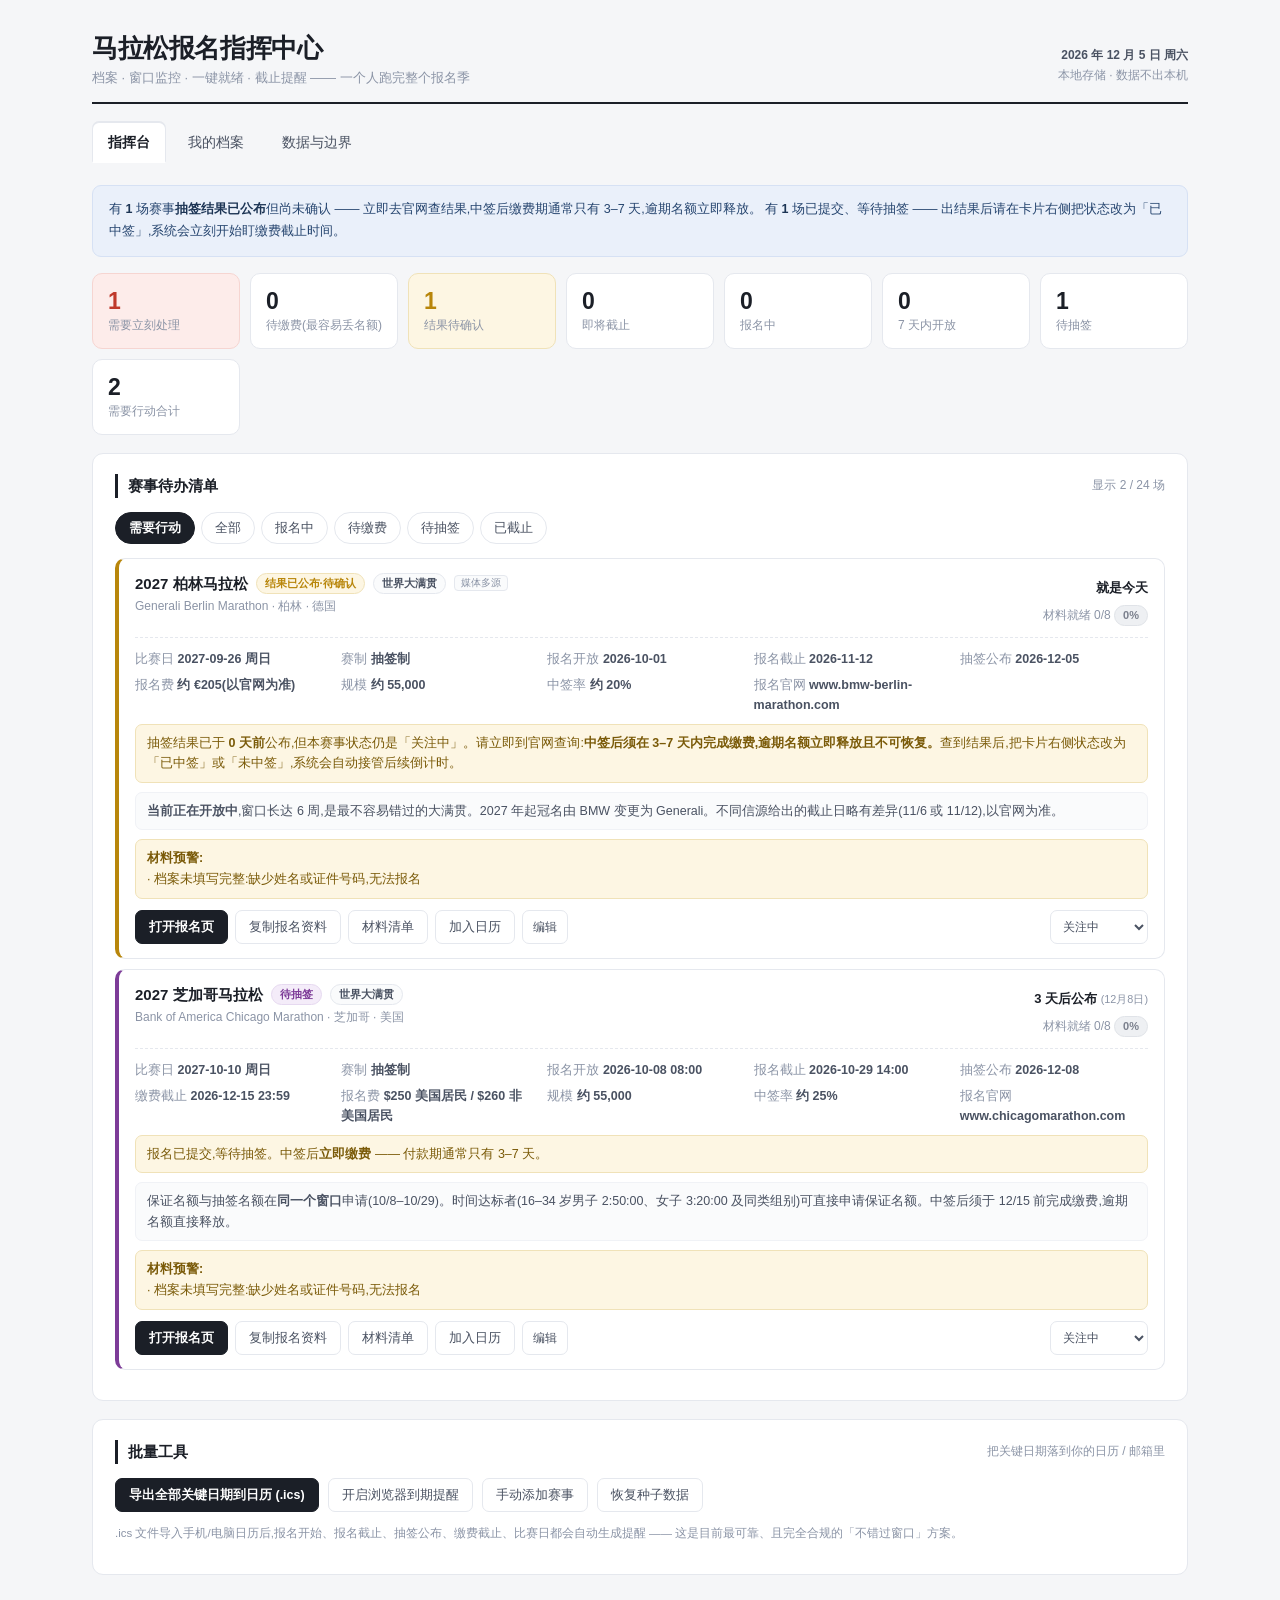
<file: marathon_registrar.html>
<!DOCTYPE html>
<html lang="zh-CN">
<head>
<meta charset="UTF-8">
<meta name="viewport" content="width=device-width, initial-scale=1.0">
<title>马拉松报名指挥中心</title>
<style>
  :root{
    --bg:#f5f6f8; --panel:#fff; --ink:#1b1f27; --ink2:#4a5262; --ink3:#8b94a6;
    --line:#e5e8ee; --line2:#f0f2f6;
    --red:#c0392b; --red-bg:#fdecea; --red-line:#f6d5d1;
    --amber:#b8860b; --amber-bg:#fdf6e3; --amber-line:#f0e2b8;
    --teal:#0f7b6c; --teal-bg:#e6f4f1; --teal-line:#cfe9e3;
    --blue:#2f5fa8; --blue-bg:#eaf0fa; --blue-line:#d6e1f4;
    --purple:#7d3c98; --purple-bg:#f4ecf9; --purple-line:#e6d9f0;
    --grey:#7a7f8c; --grey-bg:#eef0f3; --grey-line:#e0e3e8;
  }
  *{box-sizing:border-box;}
  body{margin:0;background:var(--bg);color:var(--ink);font-size:14px;line-height:1.6;
    font-family:-apple-system,BlinkMacSystemFont,"PingFang SC","Hiragino Sans GB","Microsoft YaHei","Segoe UI",Roboto,sans-serif;
    -webkit-font-smoothing:antialiased;}
  .wrap{max-width:1140px;margin:0 auto;padding:32px 22px 80px;}
  button,input,select,textarea{font:inherit;}

  /* ---------- header ---------- */
  header.top{display:flex;align-items:flex-end;justify-content:space-between;gap:20px;
    border-bottom:2px solid var(--ink);padding-bottom:16px;margin-bottom:18px;flex-wrap:wrap;}
  h1{font-size:26px;margin:0;letter-spacing:-.4px;line-height:1.25;}
  h1 small{display:block;font-size:13px;font-weight:400;color:var(--ink3);margin-top:5px;letter-spacing:0;}
  .today{font-size:12px;color:var(--ink3);text-align:right;line-height:1.7;}
  .today b{color:var(--ink2);}

  /* ---------- tabs ---------- */
  .tabs{display:flex;gap:6px;margin-bottom:22px;flex-wrap:wrap;}
  .tabs button{background:transparent;border:1px solid transparent;border-bottom:2px solid transparent;
    padding:8px 15px;border-radius:7px 7px 0 0;color:var(--ink2);cursor:pointer;font-size:14px;}
  .tabs button:hover{color:var(--ink);background:#eceef2;}
  .tabs button.on{color:var(--ink);font-weight:600;background:var(--panel);
    border-color:var(--line);border-bottom-color:var(--panel);box-shadow:0 -1px 0 var(--line);}

  .panel{background:var(--panel);border:1px solid var(--line);border-radius:11px;padding:20px 22px;margin-bottom:18px;}
  .panel h2{font-size:15px;margin:0 0 14px;padding-left:10px;border-left:3px solid var(--ink);
    display:flex;justify-content:space-between;align-items:center;gap:12px;}
  .panel h2 .r{font-size:12px;font-weight:400;color:var(--ink3);border:0;}

  /* ---------- KPI ---------- */
  .kpis{display:grid;grid-template-columns:repeat(auto-fit,minmax(148px,1fr));gap:10px;margin-bottom:18px;}
  .kpi{background:var(--panel);border:1px solid var(--line);border-radius:10px;padding:13px 15px;}
  .kpi .n{font-size:23px;font-weight:700;letter-spacing:-.5px;line-height:1.25;}
  .kpi .l{font-size:12px;color:var(--ink3);}
  .kpi.alert{border-color:var(--red-line);background:var(--red-bg);}
  .kpi.alert .n{color:var(--red);}
  .kpi.warn{border-color:var(--amber-line);background:var(--amber-bg);}
  .kpi.warn .n{color:var(--amber);}

  /* ---------- badges ---------- */
  .badge{display:inline-block;font-size:11px;line-height:1.55;padding:1px 8px;border-radius:999px;
    font-weight:600;border:1px solid transparent;white-space:nowrap;}
  .s-pay{background:var(--red-bg);color:var(--red);border-color:var(--red-line);}
  .s-closing{background:var(--amber-bg);color:var(--amber);border-color:var(--amber-line);}
  .s-open{background:var(--teal-bg);color:var(--teal);border-color:var(--teal-line);}
  .s-soon{background:var(--blue-bg);color:var(--blue);border-color:var(--blue-line);}
  .s-wait{background:var(--purple-bg);color:var(--purple);border-color:var(--purple-line);}
  .s-idle{background:var(--grey-bg);color:var(--grey);border-color:var(--grey-line);}
  .tier{background:#fafbfc;color:var(--ink2);border-color:var(--line);}
  .conf{font-size:10px;padding:0 6px;border-radius:4px;border:1px solid var(--line);
    background:#fafbfc;color:var(--ink3);font-weight:500;}

  /* ---------- race card ---------- */
  .race{border:1px solid var(--line);border-radius:10px;padding:14px 16px;margin-bottom:10px;background:var(--panel);
    border-left-width:4px;transition:.15s;}
  .race:hover{box-shadow:0 2px 10px rgba(20,30,60,.06);}
  .race.u-red{border-left-color:var(--red);} .race.u-amber{border-left-color:var(--amber);}
  .race.u-teal{border-left-color:var(--teal);} .race.u-blue{border-left-color:var(--blue);}
  .race.u-purple{border-left-color:var(--purple);} .race.u-grey{border-left-color:#cbd0d9;}
  .race.done{opacity:.62;}
  .r-top{display:flex;justify-content:space-between;gap:14px;align-items:flex-start;flex-wrap:wrap;}
  .r-name{font-size:15px;font-weight:600;line-height:1.4;display:flex;align-items:center;gap:8px;flex-wrap:wrap;}
  .r-meta{font-size:12px;color:var(--ink3);margin-top:3px;}
  .r-state{text-align:right;min-width:130px;}
  .r-cd{font-size:13px;font-weight:600;margin-top:5px;}
  .r-cd small{font-weight:400;color:var(--ink3);}
  .r-grid{display:grid;grid-template-columns:repeat(auto-fit,minmax(160px,1fr));gap:6px 18px;
    margin-top:11px;padding-top:11px;border-top:1px dashed var(--line);font-size:12.5px;}
  .r-grid div{color:var(--ink3);}
  .r-grid b{color:var(--ink2);font-weight:600;}
  .r-note{margin-top:9px;font-size:12.5px;color:var(--ink2);background:#fafbfc;border:1px solid var(--line2);
    border-radius:7px;padding:8px 11px;line-height:1.65;}
  .r-note.warn{background:var(--amber-bg);border-color:var(--amber-line);color:#7a5a08;}
  .r-acts{display:flex;gap:7px;margin-top:11px;flex-wrap:wrap;}
  .btn{font-size:12.5px;padding:6px 13px;border-radius:7px;border:1px solid var(--line);background:#fff;
    color:var(--ink2);cursor:pointer;transition:.14s;white-space:nowrap;}
  .btn:hover{border-color:#b9c0cc;color:var(--ink);background:#fafbfc;}
  .btn.pri{background:var(--ink);border-color:var(--ink);color:#fff;font-weight:600;}
  .btn.pri:hover{background:#2b3240;}
  .btn.danger{color:var(--red);border-color:var(--red-line);}
  .btn.danger:hover{background:var(--red-bg);}
  .btn.sm{font-size:11.5px;padding:4px 10px;}

  /* ---------- forms ---------- */
  fieldset{border:1px solid var(--line);border-radius:9px;padding:14px 16px;margin:0 0 16px;}
  legend{font-size:12px;font-weight:700;color:var(--ink2);padding:0 7px;letter-spacing:.5px;}
  .fgrid{display:grid;grid-template-columns:repeat(auto-fit,minmax(210px,1fr));gap:12px;}
  .f{display:flex;flex-direction:column;gap:4px;}
  .f label{font-size:12px;color:var(--ink3);}
  .f input,.f select,.f textarea{border:1px solid var(--line);border-radius:7px;padding:7px 10px;
    background:#fff;color:var(--ink);font-size:13px;width:100%;}
  .f input:focus,.f select:focus,.f textarea:focus{outline:none;border-color:var(--blue);box-shadow:0 0 0 3px rgba(47,95,168,.1);}
  .f.full{grid-column:1/-1;}
  .hint{font-size:11.5px;color:var(--ink3);line-height:1.6;}

  table.t{width:100%;border-collapse:collapse;font-size:12.5px;margin-top:6px;}
  table.t th{text-align:left;font-size:11px;color:var(--ink3);font-weight:600;padding:7px 9px;
    border-bottom:1px solid var(--line);text-transform:uppercase;letter-spacing:.5px;}
  table.t td{padding:6px 9px;border-bottom:1px solid var(--line2);}
  table.t tr:last-child td{border-bottom:none;}

  /* ---------- checklist ---------- */
  .chk{display:flex;align-items:flex-start;gap:9px;padding:7px 0;border-bottom:1px solid var(--line2);font-size:13px;}
  .chk:last-child{border-bottom:none;}
  .chk input{margin-top:3px;flex:none;}
  .chk.on span{text-decoration:line-through;color:var(--ink3);}
  .chk .why{display:block;font-size:11.5px;color:var(--ink3);line-height:1.55;}

  /* ---------- misc ---------- */
  .row{display:flex;gap:9px;flex-wrap:wrap;align-items:center;}
  .sp{flex:1;}
  .empty{text-align:center;color:var(--ink3);padding:34px 10px;font-size:13px;}
  .toast{position:fixed;left:50%;bottom:26px;transform:translateX(-50%) translateY(20px);
    background:var(--ink);color:#fff;padding:11px 20px;border-radius:9px;font-size:13px;
    opacity:0;pointer-events:none;transition:.25s;z-index:99;max-width:90vw;box-shadow:0 8px 26px rgba(0,0,0,.24);}
  .toast.on{opacity:1;transform:translateX(-50%) translateY(0);}
  .filters{display:flex;gap:6px;flex-wrap:wrap;margin-bottom:14px;}
  .filters button{font-size:12.5px;padding:5px 13px;border-radius:999px;border:1px solid var(--line);
    background:var(--panel);color:var(--ink2);cursor:pointer;}
  .filters button:hover{border-color:#c3c9d4;color:var(--ink);}
  .filters button.on{background:var(--ink);border-color:var(--ink);color:#fff;font-weight:600;}
  .callout{border:1px solid var(--amber-line);background:var(--amber-bg);color:#6b4f07;
    border-radius:9px;padding:13px 16px;font-size:12.5px;line-height:1.75;margin-bottom:16px;}
  .callout b{color:#5a4106;}
  .callout.blue{border-color:var(--blue-line);background:var(--blue-bg);color:#26456f;}
  .callout.blue b{color:#1c3454;}
  .modal{position:fixed;inset:0;background:rgba(18,22,30,.5);display:none;align-items:center;
    justify-content:center;z-index:100;padding:20px;}
  .modal.on{display:flex;}
  .modal .box{background:#fff;border-radius:12px;max-width:620px;width:100%;max-height:86vh;
    overflow:auto;padding:22px 24px;}
  .hidden{display:none!important;}
  code.k{background:#f2f4f7;border:1px solid var(--line);border-radius:4px;padding:1px 5px;
    font-size:12px;font-family:ui-monospace,SFMono-Regular,Menlo,monospace;}
  @media(max-width:720px){
    .wrap{padding:22px 14px 60px;}
    h1{font-size:20px;}
    .r-state{text-align:left;min-width:0;}
    .today{text-align:left;}
  }
</style>
</head>
<body>
<div class="wrap">

  <header class="top">
    <h1>马拉松报名指挥中心
      <small>档案 · 窗口监控 · 一键就绪 · 截止提醒 —— 一个人跑完整个报名季</small>
    </h1>
    <div class="today">
      <b id="todayLabel">—</b><br>
      <span id="syncLabel">本地存储 · 数据不出本机</span>
    </div>
  </header>

  <div class="tabs">
    <button data-tab="dash" class="on">指挥台</button>
    <button data-tab="profile">我的档案</button>
    <button data-tab="data">数据与边界</button>
  </div>

  <!-- ==================== 指挥台 ==================== -->
  <section id="tab-dash">
    <div class="callout blue" id="actionBanner"></div>

    <div class="kpis" id="kpis"></div>

    <div class="panel">
      <h2>赛事待办清单 <span class="r" id="listCount"></span></h2>
      <div class="filters" id="filters">
        <button data-f="action" class="on">需要行动</button>
        <button data-f="all">全部</button>
        <button data-f="open">报名中</button>
        <button data-f="pay">待缴费</button>
        <button data-f="wait">待抽签</button>
        <button data-f="closed">已截止</button>
      </div>
      <div id="raceList"></div>
    </div>

    <div class="panel">
      <h2>批量工具 <span class="r">把关键日期落到你的日历 / 邮箱里</span></h2>
      <div class="row">
        <button class="btn pri" id="icsBtn">导出全部关键日期到日历 (.ics)</button>
        <button class="btn" id="notifBtn">开启浏览器到期提醒</button>
        <button class="btn" id="addRaceBtn">手动添加赛事</button>
        <button class="btn" id="resetBtn">恢复种子数据</button>
      </div>
      <p class="hint" style="margin-top:12px">
        .ics 文件导入手机/电脑日历后,报名开始、报名截止、抽签公布、缴费截止、比赛日都会自动生成提醒 ——
        这是目前最可靠、且完全合规的「不错过窗口」方案。
      </p>
    </div>
  </section>

  <!-- ==================== 档案 ==================== -->
  <section id="tab-profile" class="hidden">
    <div class="callout">
      <b>这份档案就是「一键报名」的数据源。</b>填好后,在任何赛事的报名页点「复制报名资料」,
      即可把身份信息、联系方式、紧急联系人、尺码等一次性粘贴进报名表单,不用再来回翻身份证和旧成绩单。
    </div>

    <div class="panel">
      <h2>基本信息</h2>
      <div class="fgrid">
        <div class="f"><label>姓名(与证件一致)</label><input id="p_name" placeholder="张三"></div>
        <div class="f"><label>英文名 / 护照拼音</label><input id="p_nameEn" placeholder="ZHANG SAN"></div>
        <div class="f"><label>性别</label><select id="p_gender"><option value="">—</option><option>男</option><option>女</option></select></div>
        <div class="f"><label>出生日期</label><input id="p_birth" type="date"></div>
        <div class="f"><label>证件类型</label><select id="p_idType"><option>身份证</option><option>护照</option><option>港澳居民来往内地通行证</option><option>台湾居民来往大陆通行证</option><option>其他</option></select></div>
        <div class="f"><label>证件号码</label><input id="p_idNo" placeholder="报名必填"></div>
        <div class="f"><label>手机号</label><input id="p_phone" placeholder="接收验证码 / 通知"></div>
        <div class="f"><label>常用邮箱</label><input id="p_email" placeholder="接收抽签结果"></div>
        <div class="f"><label>常住城市</label><input id="p_city" placeholder="便于判断交通与住宿"></div>
        <div class="f"><label>国家 / 地区</label><input id="p_country" value="中国"></div>
        <div class="f"><label>血型</label><select id="p_blood"><option value="">—</option><option>A</option><option>B</option><option>O</option><option>AB</option><option>不详</option></select></div>
        <div class="f"><label>参赛服尺码</label><select id="p_shirt"><option value="">—</option><option>XS</option><option>S</option><option>M</option><option>L</option><option>XL</option><option>XXL</option><option>XXXL</option></select></div>
        <div class="f"><label>鞋码(EU)</label><input id="p_shoe" placeholder="42"></div>
        <div class="f"><label>是否愿意异地参赛</label><select id="p_travel"><option>愿意</option><option>仅限常住地</option><option>看赛事</option></select></div>
      </div>
    </div>

    <div class="panel">
      <h2>紧急联系人</h2>
      <div class="fgrid">
        <div class="f"><label>姓名</label><input id="p_ecName" placeholder="李四"></div>
        <div class="f"><label>关系</label><input id="p_ecRel" placeholder="配偶 / 父母 / 朋友"></div>
        <div class="f"><label>电话</label><input id="p_ecPhone" placeholder="+86 ..."></div>
      </div>
    </div>

    <div class="panel">
      <h2>成绩与资质 <span class="r">决定你能不能走直通/达标通道</span></h2>
      <div class="fgrid">
        <div class="f"><label>全马最好成绩</label><input id="p_pbFull" placeholder="3:28:15"></div>
        <div class="f"><label>该成绩赛事</label><input id="p_pbFullRace" placeholder="2026 杭州马拉松"></div>
        <div class="f"><label>该成绩日期</label><input id="p_pbFullDate" type="date"></div>
        <div class="f"><label>半马最好成绩</label><input id="p_pbHalf" placeholder="1:38:40"></div>
        <div class="f"><label>该成绩赛事</label><input id="p_pbHalfRace" placeholder="2026 苏州马拉松(半程)"></div>
        <div class="f"><label>该成绩日期</label><input id="p_pbHalfDate" type="date"></div>
        <div class="f"><label>体检报告日期</label><input id="p_medDate" type="date"></div>
        <div class="f"><label>体检报告有效期(月)</label><input id="p_medMonths" type="number" value="12" min="1" max="36"></div>
        <div class="f"><label>完赛证书存放位置</label><input id="p_certPlace" placeholder="云端文件夹 / 电脑路径"></div>
      </div>
      <p class="hint" style="margin-top:12px" id="qualHint"></p>
    </div>

    <div class="panel">
      <h2>报名偏好</h2>
      <div class="fgrid">
        <div class="f"><label>单场预算(元)</label><input id="p_budget" type="number" placeholder="2000"></div>
        <div class="f"><label>可接受最远距离</label><select id="p_radius"><option>国内任意</option><option>亚洲</option><option>全球</option><option>仅周边城市</option></select></div>
        <div class="f full"><label>其他备注(会出现在复制出的报名资料尾部)</label><textarea id="p_notes" rows="2" placeholder="如:不接受早晨 6 点前起跑的赛事 / 需要轮椅无障碍通道"></textarea></div>
      </div>
    </div>
    <div class="row">
      <button class="btn pri" id="saveProfile">保存档案</button>
      <button class="btn" id="copyProfile">复制报名资料到剪贴板</button>
      <span class="hint" id="profSaved"></span>
    </div>
  </section>

  <!-- ==================== 数据与边界 ==================== -->
  <section id="tab-data" class="hidden">
    <div class="callout">
      <b>关于「自动提交报名」—— 为什么不做,以及我做了什么替代方案。</b>
      这不是偷懒,是技术上和合规上都走不通的路:
    </div>

    <div class="panel">
      <h2>三道硬墙</h2>
      <table class="t">
        <thead><tr><th style="width:150px">障碍</th><th>具体情况</th><th style="width:180px">对「自动提交」的影响</th></tr></thead>
        <tbody>
          <tr>
            <td><b>实名认证</b></td>
            <td>中国大陆赛事必须绑定身份证做实名核验;境外赛事需要护照信息与支付通道绑定。部分赛事还要求人脸识别。</td>
            <td>无法在无人参与的情况下完成身份核验</td>
          </tr>
          <tr>
            <td><b>验证码 / 风控</b></td>
            <td>图形验证码、滑块验证、短信验证码、设备指纹。这是赛事组委会专门用来拦截机器人的设计。</td>
            <td>绕过它等于违反赛事服务条款,账号会被封禁、名额会被取消</td>
          </tr>
          <tr>
            <td><b>抽签制</b></td>
            <td>中国绝大多数赛事(上马、北马、广马、福马…)和所有大满贯都是「预报名 → 抽签 → 中签 → 缴费」。<br>报名先后顺序<b>完全不影响中签率</b>。</td>
            <td>「抢在开放瞬间提交」这件事本身就是伪需求 —— 只有少数先到先得的赛事例外</td>
          </tr>
        </tbody>
      </table>
      <p class="hint" style="margin-top:13px">
        <b>真正会丢名额的环节,不是「没抢到报名」,而是「中签后忘记缴费」。</b>
        例如 2027 渣打香港马拉松:第一轮中签者只有 7 天付款期(9/25–10/2),第二轮只有 3 天(10/7–10/10)。
        绝大多数被释放的名额,都死在这个环节上 —— 这才是本系统重点盯防的对象。
      </p>
    </div>

    <div class="panel">
      <h2>所以本系统做的是这四件事</h2>
      <table class="t">
        <thead><tr><th style="width:170px">能力</th><th>说明</th></tr></thead>
        <tbody>
          <tr><td><b>窗口监控</b></td><td>对每场赛事实时计算状态:未开放 / 即将开放 / 报名中 / 即将截止 / 待抽签 / 待缴费 / 已截止,并给出倒计时与紧迫度排序。</td></tr>
          <tr><td><b>资料一键就绪</b></td><td>档案一次填好,任意赛事页一键复制「报名资料块」,直接粘贴进表单。</td></tr>
          <tr><td><b>截止前主动提醒</b></td><td>导出 .ics 日历事件到手机(报名开放日、截止日、抽签日、缴费截止日、比赛日),或由每日自动化任务发邮件告警。</td></tr>
          <tr><td><b>材料清单核验</b></td><td>按赛事规则生成所需材料清单(参赛经历、体检报告有效期、直通资格),缺项在卡片上直接标红。</td></tr>
        </tbody>
      </table>
      <p class="hint" style="margin-top:13px">
        如果确实需要「半自动填表」,可以配合浏览器自动化工具打开报名页帮你把能填的都填上,
        但最后一步的验证码和「提交」按钮,仍然需要你本人点击 —— 这一步不该被自动化,也不该被自动化。
      </p>
    </div>

    <div class="panel">
      <h2>数据管理</h2>
      <div class="row">
        <button class="btn pri" id="exportBtn">导出数据 (.json)</button>
        <button class="btn" id="importBtn">导入数据 (.json)</button>
        <button class="btn danger" id="clearBtn">清空本机数据</button>
        <input type="file" id="importFile" accept=".json" class="hidden">
      </div>
      <p class="hint" style="margin-top:12px">
        所有数据只存在这台设备的浏览器本地存储里,不上传任何服务器。
        导出的 .json 可以交给每日自动化任务,由它扫描窗口变化并给你发邮件告警。
        建议同时另存一份到 <code class="k">data/</code> 目录做备份。
      </p>
    </div>
  </section>

</div>

<div class="modal" id="modal"><div class="box" id="modalBox"></div></div>
<div class="toast" id="toast"></div>

<script>
"use strict";

/* =========================================================
   0. 工具
   ========================================================= */
const $ = s => document.querySelector(s);
const $$ = s => Array.prototype.slice.call(document.querySelectorAll(s));
const LS_KEY = "marathon_registrar_v1";
const MS_DAY = 86400000;

function parseDT(s){
  if(!s) return null;
  const m = String(s).match(/^(\d{4})-(\d{2})-(\d{2})(?:[T ](\d{2}):(\d{2}))?$/);
  if(!m) return null;
  return new Date(+m[1], +m[2]-1, +m[3], m[4]?+m[4]:0, m[5]?+m[5]:0, 0, 0);
}
function mid(d){ return new Date(d.getFullYear(), d.getMonth(), d.getDate()); }
function dayDiff(target, from){
  const a = parseDT(target); if(!a) return null;
  return Math.round((mid(a) - mid(from)) / MS_DAY);
}
function fmtDate(s, withTime){
  const d = parseDT(s); if(!d) return "—";
  const p = n => String(n).padStart(2,"0");
  const base = d.getFullYear() + "-" + p(d.getMonth()+1) + "-" + p(d.getDate());
  if(withTime && /[T ]\d{2}:\d{2}/.test(s)) return base + " " + p(d.getHours()) + ":" + p(d.getMinutes());
  return base;
}
function fmtMd(s){ const d = parseDT(s); if(!d) return "—";
  return (d.getMonth()+1) + "月" + d.getDate() + "日"; }
const WD = ["周日","周一","周二","周三","周四","周五","周六"];
function weekday(s){ const d = parseDT(s); return d ? WD[d.getDay()] : ""; }

let toastTimer = null;
function toast(msg){
  const t = $("#toast"); t.textContent = msg; t.classList.add("on");
  clearTimeout(toastTimer); toastTimer = setTimeout(()=>t.classList.remove("on"), 2600);
}
function copyText(text, okMsg){
  const done = () => toast(okMsg || "已复制到剪贴板");
  if(navigator.clipboard && window.isSecureContext){
    navigator.clipboard.writeText(text).then(done).catch(()=>fallback());
  } else fallback();
  function fallback(){
    const ta = document.createElement("textarea");
    ta.value = text; ta.style.position="fixed"; ta.style.opacity="0";
    document.body.appendChild(ta); ta.select();
    try{ document.execCommand("copy"); done(); }catch(e){ toast("复制失败,请手动选择文本"); }
    document.body.removeChild(ta);
  }
}
function esc(s){ return String(s==null?"":s).replace(/[&<>"']/g, c=>({"&":"&amp;","<":"&lt;",">":"&gt;",'"':"&quot;","'":"&#39;"}[c])); }

/* =========================================================
   1. 种子数据(报名窗口均为真实检索结果,按可信度标注)
   confidence: official=官方公告 / reported=媒体多源 / projected=按往年规律推算 / unknown=待公布
   ========================================================= */
const SEED_RACES = [
  /* ---------- 世界马拉松大满贯 ---------- */
  { id:"chi27", name:"2027 芝加哥马拉松", en:"Bank of America Chicago Marathon",
    city:"芝加哥", country:"美国", region:"北美", tier:"maj", raceDate:"2027-10-10",
    regOpen:"2026-10-08T08:00", regClose:"2026-10-29T14:00",
    mode:"lottery", drawDate:"2026-12-08", payDeadline:"2026-12-15T23:59",
    fee:"$250 美国居民 / $260 非美国居民", quota:"约 55,000", odds:"约 25%",
    url:"https://www.chicagomarathon.com/apply", confidence:"official",
    note:"保证名额与抽签名额在<b>同一个窗口</b>申请(10/8–10/29)。时间达标者(16–34 岁男子 2:50:00、女子 3:20:00 及同类组别)可直接申请保证名额。中签后须于 12/15 前完成缴费,逾期名额直接释放。" },

  { id:"syd27", name:"2027 悉尼马拉松", en:"TCS Sydney Marathon",
    city:"悉尼", country:"澳大利亚", region:"大洋洲", tier:"maj", raceDate:"2027-08-29",
    regOpen:"2026-09-29", regClose:"2026-10-19", mode:"lottery",
    drawDate:"2026-11-03", payDeadline:null,
    fee:"A$280 澳居民 / A$330 国际", quota:"约 40,000", odds:"约 32.5%",
    url:"https://www.sydneymarathon.com/", confidence:"official",
    note:"<b>当前正在开放中。</b>抽签免费,是所有大满贯里中签率最高的一场。2026 年有 12.3 万人报名抢 4 万个名额。" },

  { id:"ber27", name:"2027 柏林马拉松", en:"Generali Berlin Marathon",
    city:"柏林", country:"德国", region:"欧洲", tier:"maj", raceDate:"2027-09-26",
    regOpen:"2026-10-01", regClose:"2026-11-12", mode:"lottery",
    drawDate:"2026-12-05", payDeadline:null,
    fee:"约 €205(以官网为准)", quota:"约 55,000", odds:"约 20%",
    url:"https://www.bmw-berlin-marathon.com/", confidence:"reported",
    note:"<b>当前正在开放中</b>,窗口长达 6 周,是最不容易错过的大满贯。2027 年起冠名由 BMW 变更为 Generali。不同信源给出的截止日略有差异(11/6 或 11/12),以官网为准。" },

  { id:"nyc27", name:"2027 纽约马拉松", en:"TCS New York City Marathon",
    city:"纽约", country:"美国", region:"北美", tier:"maj", raceDate:"2027-11-07",
    regOpen:"2027-02-04", regClose:"2027-02-25", mode:"lottery",
    drawDate:"2027-03-04", payDeadline:null,
    fee:"见官网", quota:"约 59,000", odds:"约 1%–5%",
    url:"https://www.nyrr.org/tcsnycmarathon", confidence:"projected",
    note:"全球中签率最低的大满贯之一,2026 年超 24 万人报名。备选路径:慈善名额、官方旅行社套餐、NYRR 9+1 本地计划。" },

  { id:"lon27", name:"2027 伦敦马拉松", en:"TCS London Marathon",
    city:"伦敦", country:"英国", region:"欧洲", tier:"maj", raceDate:"2027-04-25",
    regOpen:null, regClose:"2026-05-01", mode:"lottery",
    drawDate:"2026-07-09", payDeadline:null,
    fee:"£225 国际", quota:"两日赛制约 100,000", odds:"约 1.3%",
    url:"https://www.tcslondonmarathon.com/", confidence:"official",
    note:"公众抽签已于 2026-05-01 关闭,共 <b>133.8 万人</b>报名,历史最高。<b>下一步盯 Good For Age / Championship 时间达标通道 —— 预计 2026 年 10 月开放</b>,需持续关注官网。2027 年首次改为两日赛(4/24–4/25)。" },

  { id:"tok27", name:"2027 东京马拉松", en:"Tokyo Marathon",
    city:"东京", country:"日本", region:"亚洲", tier:"maj", raceDate:"2027-03-07",
    regOpen:"2026-08-14T11:00", regClose:"2026-08-28T17:00", mode:"lottery",
    drawDate:"2026-09-18", payDeadline:"2026-09-30T17:00",
    fee:"$230 海外 / ¥19,800 日本国内", quota:"40,000(第 20 届)", odds:"约 10%",
    url:"https://www.marathon.tokyo/en/participants/", confidence:"official",
    note:"第 20 届,名额增至 4 万。海外跑者<b>必须本人</b>到 Tokyo Big Sight 领物,不接受代领,比赛日也不发放。" },

  { id:"bos27", name:"2027 波士顿马拉松", en:"Boston Marathon",
    city:"波士顿", country:"美国", region:"北美", tier:"maj", raceDate:"2027-04-19",
    regOpen:"2026-09-14", regClose:"2026-09-18T17:00", mode:"qualify",
    drawDate:"2026-09-23", payDeadline:null,
    fee:"$260", quota:"约 30,000", odds:"按成绩择优",
    url:"https://www.baa.org/races/boston-marathon/", confidence:"official",
    note:"唯一不设抽签的大满贯,必须凭 BQ 达标成绩报名,且按「快者优先」录取 —— 实际需要比标准线快约 4–7 分钟。2027 新增规则:赛道净落差 1500–2999 英尺的成绩加罚 5 分钟,3000–5999 英尺加罚 10 分钟,6000 英尺以上直接不合格。" },

  { id:"cap27", name:"2027 开普敦马拉松", en:"Sanlam Cape Town Marathon",
    city:"开普敦", country:"南非", region:"非洲", tier:"maj", raceDate:"2027-05-23",
    regOpen:"2026-06-10", regClose:"2026-06-24", mode:"lottery",
    drawDate:"2026-06-26", payDeadline:null,
    fee:"见官网", quota:"约 27,000", odds:null,
    url:"https://www.capetownmarathon.com/", confidence:"official",
    note:"2027 年正式成为第 8 个大满贯,也是非洲首场。抽签已结束;慈善名额(23 家合作机构)与 80 多家官方旅行社套餐于 2026-06-26 起<b>先到先得</b>。" },

  /* ---------- 中国赛事 ---------- */
  { id:"hkg27", name:"2027 渣打香港马拉松", en:"Standard Chartered Hong Kong Marathon",
    city:"香港", country:"中国香港", region:"中国", tier:"gold", raceDate:"2027-01-17",
    regOpen:"2026-09-11T14:00", regClose:"2026-09-20T19:00", mode:"lottery",
    drawDate:"2026-10-07T14:00", payDeadline:"2026-10-10T23:59",
    fee:"HK$600 全马 / HK$520 半马 / HK$420 10K", quota:"78,000(全马 18,000)",
    odds:null, url:"https://www.hkmarathon.com/", confidence:"official",
    note:"<b>第二轮抽签结果 10/7 14:00 公布,中签者须于 10/10 23:59 前完成缴费。</b>这是最容易丢名额的环节 —— 第一轮付款期只有 7 天,第二轮只有 3 天。" },

  { id:"sha26", name:"2026 上海马拉松", en:"Shanghai Marathon",
    city:"上海", country:"中国", region:"中国", tier:"candidate", raceDate:"2026-12-06",
    regOpen:"2026-04-29T15:00", regClose:"2026-05-29T12:00", mode:"lottery",
    drawDate:"2026-06-30", payDeadline:"2026-07-20T12:00",
    fee:"¥200 中国籍(含港澳台) / $160 外籍", quota:"30,000(30 周年扩容)",
    odds:null, url:"https://www.shang-ma.com/", confidence:"official",
    note:"30 周年,马拉松项目由 23,000 扩至 30,000 人。世界大满贯候选赛事。健康跑 12/5 首次独立举办,规模 15,000。" },

  { id:"fuz26", name:"2026 福州马拉松", en:"Fuzhou Marathon",
    city:"福州", country:"中国", region:"中国", tier:"elite", raceDate:"2026-12-27",
    regOpen:"2026-09-10T20:00", regClose:"2026-09-19T17:00", mode:"lottery",
    drawDate:"2026-09-30", payDeadline:null,
    fee:"见官网", quota:"35,000(全马 20,000 / 半马 15,000)",
    odds:null, url:"https://www.fuzhou-marathon.com/", confidence:"official",
    note:"世界田联精英标牌赛事。全马直通标准:男子 2:45 内、女子 3:00 内。连续九届完赛的「榕耀跑者」可直通。" },

  { id:"gzh26", name:"2026 广州马拉松", en:"Guangzhou Marathon",
    city:"广州", country:"中国", region:"中国", tier:"gold", raceDate:"2026-12-20",
    regOpen:"2026-09-02T10:00", regClose:"2026-09-11T18:00", mode:"lottery",
    drawDate:"2026-09-26", payDeadline:null,
    fee:"¥180", quota:"30,000", odds:null,
    url:"https://www.guangzhou-marathon.com/", confidence:"official",
    note:"世界田联金标 + 中国田协金牌「双金」赛事,同时是马拉松大满贯年龄组世锦赛资格赛。新增「破全国马拉松纪录奖」12 万元。分四枪起跑(7:00/7:10/7:20/7:30),起点天河体育中心,终点海心沙。" },

  { id:"bj26", name:"2026 北京马拉松", en:"Beijing Marathon",
    city:"北京", country:"中国", region:"中国", tier:"gold", raceDate:"2026-10-18",
    regOpen:null, regClose:null, mode:"lottery", drawDate:null, payDeadline:null,
    fee:"见官网", quota:"约 32,000", odds:"常年低于 20%",
    url:"https://www.beijing-marathon.com/", confidence:"unknown",
    note:"「国马」,天安门起跑。中签率常年低于 20%。报名窗口以官方公告为准。" },

  { id:"hzh26", name:"2026 杭州马拉松", en:"Hangzhou Marathon",
    city:"杭州", country:"中国", region:"中国", tier:"gold", raceDate:"2026-11-01",
    regOpen:null, regClose:null, mode:"lottery", drawDate:null, payDeadline:null,
    fee:"见官网", quota:"约 22,000", odds:null,
    url:"https://www.hzim.org/", confidence:"unknown",
    note:"赛道从西湖跑到钱塘江,累计爬升约 131 米。报名窗口以官方公告为准。" },

  { id:"nj26", name:"2026 南京马拉松", en:"Nanjing Marathon",
    city:"南京", country:"中国", region:"中国", tier:"gold", raceDate:"2026-11-22",
    regOpen:null, regClose:null, mode:"lottery", drawDate:null, payDeadline:null,
    fee:"见官网", quota:"约 18,000", odds:null,
    url:"https://www.nj-marathon.com/", confidence:"unknown",
    note:"明城墙、玄武湖、夫子庙一线串联。报名窗口以官方公告为准。" },

  { id:"sz26", name:"2026 深圳马拉松", en:"Shenzhen Marathon",
    city:"深圳", country:"中国", region:"中国", tier:"gold", raceDate:"2026-12-06",
    regOpen:null, regClose:null, mode:"lottery", drawDate:null, payDeadline:null,
    fee:"见官网", quota:"约 30,000", odds:null,
    url:"https://www.sz-marathon.com/", confidence:"unknown",
    note:"赛道平坦(爬升约 60 米),12 月气温舒适。报名窗口以官方公告为准。" },

  { id:"tpe26", name:"2026 台北马拉松", en:"Taipei Marathon",
    city:"台北", country:"中国台湾", region:"中国", tier:"gold", raceDate:"2026-12-20",
    regOpen:null, regClose:null, mode:"lottery", drawDate:null, payDeadline:null,
    fee:"见官网", quota:"约 28,000", odds:null,
    url:"https://www.taipei-marathon.com/", confidence:"unknown",
    note:"赛道平坦(爬升约 40 米),12 月气温约 16℃。报名窗口以官方公告为准。" },

  /* ---------- 国际赛事(2026 收官 + 常见选择) ---------- */
  { id:"nyc26", name:"2026 纽约马拉松", en:"TCS New York City Marathon",
    city:"纽约", country:"美国", region:"北美", tier:"maj", raceDate:"2026-11-01",
    regOpen:null, regClose:"2026-02-25", mode:"lottery", drawDate:"2026-03-04", payDeadline:null,
    fee:"见官网", quota:"50,000+", odds:"约 1%",
    url:"https://www.nyrr.org/tcsnycmarathon", confidence:"official",
    note:"2026 赛季收官大满贯。抽签已于 2026 年 2 月结束。" },

  { id:"chi26", name:"2026 芝加哥马拉松", en:"Bank of America Chicago Marathon",
    city:"芝加哥", country:"美国", region:"北美", tier:"maj", raceDate:"2026-10-11",
    regOpen:null, regClose:"2025-11-18", mode:"lottery", drawDate:"2025-12-11", payDeadline:null,
    fee:"$250 / $260", quota:"约 55,000", odds:"约 25%",
    url:"https://www.chicagomarathon.com/", confidence:"official",
    note:"2026 赛季倒数第二场大满贯。赛道极平(爬升约 240 英尺),是最快赛道之一。" },

  { id:"val26", name:"2026 瓦伦西亚马拉松", en:"Maratón Valencia Trinidad Alfonso",
    city:"瓦伦西亚", country:"西班牙", region:"欧洲", tier:"platinum", raceDate:"2026-12-06",
    regOpen:null, regClose:null, mode:"fcfs", drawDate:null, payDeadline:null,
    fee:"见官网", quota:null, odds:null,
    url:"https://www.valenciaciudaddelrunning.com/", confidence:"unknown",
    note:"世界田联白金标,全球最快赛道之一(累计爬升仅 15 米)。<b>先到先得</b>,满员即止 —— 这一类赛事才真正需要盯开放时间。" },

  { id:"cim26", name:"2026 加州国际马拉松", en:"California International Marathon",
    city:"萨克拉门托", country:"美国", region:"北美", tier:"elite", raceDate:"2026-12-06",
    regOpen:null, regClose:null, mode:"fcfs", drawDate:null, payDeadline:null,
    fee:"见官网", quota:"约 9,000", odds:null,
    url:"https://runsra.org/california-international-marathon/", confidence:"unknown",
    note:"点对点净下坡赛道(下降 350+ 英尺),12 月气温 40–50°F,是公认最理想的 BQ 冲刺赛事之一。" },

  { id:"fuk26", name:"2026 福冈国际马拉松", en:"Fukuoka International Marathon",
    city:"福冈", country:"日本", region:"亚洲", tier:"gold", raceDate:"2026-12-06",
    regOpen:null, regClose:null, mode:"qualify", drawDate:null, payDeadline:null,
    fee:"见官网", quota:null, odds:null,
    url:"https://www.fukuoka-marathon.jp/", confidence:"unknown",
    note:"日本男子精英马拉松代表赛事,主要以成绩达标方式参赛,大众名额极少。" },

  { id:"bkk26", name:"2026 曼谷马拉松", en:"Amazing Thailand Marathon Bangkok",
    city:"曼谷", country:"泰国", region:"亚洲", tier:"label", raceDate:"2026-11-29",
    regOpen:null, regClose:null, mode:"fcfs", drawDate:null, payDeadline:null,
    fee:"见官网", quota:null, odds:null,
    url:"https://www.amazingthailandmarathon.com/", confidence:"unknown",
    note:"清晨起跑避开热带高温,赛道极平(爬升约 5 米)。" },

  { id:"sha27", name:"2027 上海马拉松", en:"Shanghai Marathon",
    city:"上海", country:"中国", region:"中国", tier:"candidate", raceDate:"2027-12-05",
    regOpen:"2027-05-01", regClose:null, mode:"lottery", drawDate:null, payDeadline:null,
    fee:"见官网", quota:null, odds:null,
    url:"https://www.shang-ma.com/", confidence:"projected",
    note:"按 2026 年规律推算,2027 年报名预计于 2027 年 5 月开启。<b>日期为推算,务必以官方公告为准。</b>若 2027 年正式成为大满贯,中签率会显著下降。" }
];

/* 材料清单规则 —— 按赛制生成 */
function buildChecklist(race, profile){
  const list = [];
  const isCN = race.region === "中国";
  list.push({ k:"id", t:"有效证件原件(报名时需证件号,领物时需原件)",
    why: isCN ? "中国大陆赛事需身份证;港澳台及外籍跑者用护照/通行证" : "护照有效期需覆盖比赛日之后 6 个月" });
  list.push({ k:"photo", t:"证件照电子版(部分赛事要求上传)",
    why:"多为近 6 个月内白底或蓝底证件照" });
  if(race.mode === "lottery" || isCN){
    list.push({ k:"proof", t:"24 个月内的完赛证明(1 次全马 或 2 次半马)",
      why:"国内赛事报名硬性要求,线上赛事成绩通常不被认可" });
  }
  if(race.mode === "qualify"){
    list.push({ k:"bq", t:"达标的马拉松成绩证书(需官方可核验)",
      why:"波士顿等达标制赛事要求上传官方成绩证明,Strava 链接无效" });
  }
  list.push({ k:"med", t:"体检报告 / 健康证明(含心电图)",
    why:"国内赛事普遍要求赛前 12 个月内体检;注意有效期" });
  list.push({ k:"ec", t:"紧急联系人信息",
    why:"报名表必填项" });
  if(race.tier === "maj"){
    list.push({ k:"pay", t:"国际支付方式(Visa / Mastercard)",
      why:"境外赛事报名费需外币支付,建议提前确认卡片可境外交易" });
    list.push({ k:"visa", t:"签证与行程安排",
      why:"中签后再办签证时间紧张,建议提前评估" });
  }
  list.push({ k:"shirt", t:"参赛服尺码与鞋子信息",
    why:"部分赛事在报名时即需选定尺码,赛前不可更改" });
  return list;
}

/* =========================================================
   2. 状态引擎
   ========================================================= */
const MODE_LABEL = { lottery:"抽签制", fcfs:"先到先得", qualify:"成绩达标制", invite:"邀请制" };
const MODE_TIP = {
  lottery:"报名先后不影响中签率,重点是别错过窗口和中签后按时缴费",
  fcfs:"名额有限、满员即止,需要在开放时尽快提交",
  qualify:"凭达标成绩报名,按快慢择优录取",
  invite:"需邀请或资格审核"
};

function computeStatus(race, now){
  const rO = parseDT(race.regOpen), rC = parseDT(race.regClose);
  const dD = parseDT(race.drawDate), pD = parseDT(race.payDeadline), rD = parseDT(race.raceDate);
  const st = race.userStatus || "watching";
  const raceEnded = !!(rD && now > new Date(rD.getTime() + MS_DAY));

  /* ---- 用户显式状态优先 ---- */
  if(st === "skipped") return { key:"skipped", label:"已放弃", cls:"idle", urg:900, cd:null, cdLabel:null, cdDate:null };

  /* 已中签 → 盯缴费截止(最关键的环节) */
  if(st === "won"){
    if(pD && now <= pD){
      const d = dayDiff(race.payDeadline, now);
      return { key:"pay", label:"待缴费", cls:"pay", urg: d,
        cd:d, cdLabel:"缴费截止", cdDate:race.payDeadline,
        note:"<b>这是最容易丢名额的环节。</b>中签不等于拿到名额 —— 必须在截止时间前完成付款,逾期名额立即释放且不可恢复。" };
    }
    return { key:"lost", label:"已逾期·名额释放", cls:"idle", urg:800, cd:null, cdLabel:null, cdDate:null,
      note:"缴费截止时间已过。若确有特殊情况,可联系组委会询问是否仍在候补序列。" };
  }

  if(st === "paid"){
    if(raceEnded) return { key:"done", label:"已完赛", cls:"idle", urg:850, cd:null, cdLabel:null, cdDate:null };
    return { key:"racing", label:"已锁定·待比赛", cls:"open", urg:100,
      cd: rD ? dayDiff(race.raceDate, now) : null, cdLabel:"距比赛", cdDate:race.raceDate,
      note:"报名环节已结束,进入赛前准备:领物时间、行程住宿、装备、赛前减量训练。" };
  }

  if(raceEnded) return { key:"done", label:"已完赛", cls:"idle", urg:850, cd:null, cdLabel:null, cdDate:null };
  if(st === "lost") return { key:"closed", label:"未中签", cls:"idle", urg:760,
    cd: rD ? dayDiff(race.raceDate, now) : null, cdLabel:"距比赛", cdDate:race.raceDate };

  /* ---- 关注中 / 已提交:按窗口推进 ---- */
  if(rO && rC && now >= rO && now <= rC){
    const d = dayDiff(race.regClose, now);
    if(d <= 3) return { key:"closing", label:"即将截止", cls:"closing", urg: d,
      cd:d, cdLabel:"天后截止", cdDate:race.regClose,
      note:"窗口即将关闭。若尚未提交请立即处理。" };
    return { key:"open", label:"报名中", cls:"open", urg:30, cd:d, cdLabel:"天后截止", cdDate:race.regClose };
  }
  if(rO && now < rO){
    const d = dayDiff(race.regOpen, now);
    if(d <= 7) return { key:"soon", label:"即将开放", cls:"soon", urg: 9,
      cd:d, cdLabel:"天后开放", cdDate:race.regOpen,
      note:"窗口临近。建议现在把档案和材料核对一遍,开放当天可以直接提交。" };
    return { key:"notopen", label:"未开放", cls:"idle", urg: 500 - d,
      cd:d, cdLabel:"天后开放", cdDate:race.regOpen };
  }
  if(rC && now > rC){
    if(dD && now < dD) return { key:"waitdraw", label:"待抽签", cls:"wait", urg:300,
      cd:dayDiff(race.drawDate, now), cdLabel:"天后公布", cdDate:race.drawDate,
      note:"报名已提交,等待抽签。中签后<b>立即缴费</b> —— 付款期通常只有 3–7 天。" };
    /* 抽签结果已公布、但用户还没更新状态 —— 全年最需要提醒的时刻。
       中签后缴费期往往只有 3–7 天,逾期名额立即释放,而用户未必知道结果已出。 */
    if(dD && st === "watching"){
      const since = -dayDiff(race.drawDate, now);
      if(since <= 7) return { key:"drawdone", label:"结果已公布·待确认", cls:"closing", urg: since,
        cd:since, cdLabel:"天前已公布", cdDate:race.drawDate,
        note:"抽签结果已于 <b>" + since + " 天前</b>公布,但本赛事状态仍是「关注中」。请立即到官网查询:<b>中签后须在 3–7 天内完成缴费,逾期名额立即释放且不可恢复。</b>查到结果后,把卡片右侧状态改为「已中签」或「未中签」,系统会自动接管后续倒计时。" };
    }
    if(st === "submitted") return { key:"pending", label:"已报名·待结果", cls:"wait", urg:320, cd:null, cdLabel:null, cdDate:null };
    return { key:"closed", label:"已截止", cls:"idle", urg:700,
      cd: rD ? dayDiff(race.raceDate, now) : null, cdLabel:"距比赛", cdDate:race.raceDate };
  }

  /* ---- 窗口数据缺失 ---- */
  const dToRace = rD ? dayDiff(race.raceDate, now) : null;
  if(dToRace !== null && dToRace <= 45){
    return { key:"unknown", label:"窗口未记录", cls:"idle", urg:450,
      cd:dToRace, cdLabel:"距比赛", cdDate:race.raceDate,
      note:"距比赛仅 <b>" + dToRace + " 天</b>,该赛事报名窗口大概率已经关闭(国内赛事通常在赛前 1–2 个月前截止),而本系统未收录其报名日期。建议直接访问官网确认,并点「编辑」补录窗口日期 —— 明年可以直接复用。" };
  }
  return { key:"unknown", label:"窗口待公布", cls:"idle", urg:600,
    cd:dToRace, cdLabel:"距比赛", cdDate:race.raceDate,
    note:"官方尚未公布报名时间。官网入口已保存,公布后请点击「编辑」补上窗口日期,系统即可自动接管倒计时。" };
}

const URG_CLS = { pay:"u-red", drawdone:"u-amber", closing:"u-amber", open:"u-teal", soon:"u-blue",
                  waitdraw:"u-purple", pending:"u-purple", unknown:"u-grey",
                  notopen:"u-grey", closed:"u-grey", done:"u-grey", skipped:"u-grey",
                  lost:"u-grey", racing:"u-teal" };

/* =========================================================
   3. 状态与持久化
   ========================================================= */
const EMPTY_PROFILE = {
  name:"", nameEn:"", gender:"", birth:"", idType:"身份证", idNo:"", phone:"", email:"",
  city:"", country:"中国", blood:"", shirt:"", shoe:"", travel:"愿意",
  ecName:"", ecRel:"", ecPhone:"",
  pbFull:"", pbFullRace:"", pbFullDate:"", pbHalf:"", pbHalfRace:"", pbHalfDate:"",
  medDate:"", medMonths:12, certPlace:"", budget:"", radius:"国内任意", notes:""
};

let DB = { profile: Object.assign({}, EMPTY_PROFILE), races: [], checklists: {}, created: null, updated: null };

function load(){
  try{
    const raw = localStorage.getItem(LS_KEY);
    if(raw){
      const d = JSON.parse(raw);
      DB.profile = Object.assign({}, EMPTY_PROFILE, d.profile || {});
      DB.races = Array.isArray(d.races) ? d.races : [];
      DB.checklists = d.checklists || {};
      DB.created = d.created || null;
      DB.updated = d.updated || null;
    }
  }catch(e){ console.warn("读取本地数据失败", e); }
  if(!DB.races.length) resetToSeed(true);
}
function save(){
  DB.updated = new Date().toISOString();
  if(!DB.created) DB.created = DB.updated;
  try{ localStorage.setItem(LS_KEY, JSON.stringify(DB)); }
  catch(e){ toast("本地存储写入失败,请及时导出备份"); }
}
function resetToSeed(silent){
  DB.races = JSON.parse(JSON.stringify(SEED_RACES));
  DB.races.forEach(r => { if(!r.userStatus) r.userStatus = "watching"; });
  DB.checklists = {};
  if(!silent){ save(); render(); toast("已恢复为内置种子赛事(" + DB.races.length + " 场)"); }
}

/* =========================================================
   4. 渲染
   ========================================================= */
let activeFilter = "action";
const NOW = new Date();

function ageFromBirth(birth){
  const d = parseDT(birth); if(!d) return null;
  const t = new Date();
  let a = t.getFullYear() - d.getFullYear();
  const m = t.getMonth() - d.getMonth();
  if(m < 0 || (m === 0 && t.getDate() < d.getDate())) a--;
  return a;
}
function pctRaceReady(race){
  const list = buildChecklist(race, DB.profile);
  const done = DB.checklists[race.id] || {};
  const ok = list.filter(i => done[i.k]).length;
  return { ok, total:list.length, pct: list.length ? Math.round(ok/list.length*100) : 0 };
}

function profileWarnings(race){
  const w = [];
  const p = DB.profile;
  if(!p.name || !p.idNo) w.push("档案未填写完整:缺少姓名或证件号码,无法报名");
  if(race.region === "中国"){
    const hasProof = (p.pbFull && p.pbFullDate) || (p.pbHalf && p.pbHalfDate);
    if(!hasProof) w.push("缺少24个月内的完赛证明(1次全马或2次半马),国内赛事报名会被拒");
    else{
      const d = parseDT(p.pbFullDate || p.pbHalfDate);
      if(d && (new Date() - d) / MS_DAY > 730) w.push("已有成绩记录已超过 24 个月,可能不再被认可");
    }
    if(!p.medDate) w.push("未填写体检报告日期,国内赛事普遍要求赛前 12 个月内体检");
    else{
      const d = parseDT(p.medDate), mo = Number(p.medMonths) || 12;
      const exp = new Date(d.getFullYear(), d.getMonth() + mo, d.getDate());
      const left = Math.round((exp - new Date()) / MS_DAY);
      if(left < 0) w.push("体检报告已过期(" + (mo) + " 个月有效期),需重新体检");
      else if(left <= 45) w.push("体检报告将在 " + left + " 天后过期,建议尽快更新");
    }
  }
  if(race.mode === "qualify" && !p.pbFull) w.push("该赛事为成绩达标制,需先填写全马最好成绩");
  if(race.mode === "qualify" && p.pbFull){
    const secs = parseHMS(p.pbFull);
    const age = ageFromBirth(p.birth);
    /* 各年龄组男子达标线(芝加哥/波士顿通用参照) */
    const STDS = [[34,"2:50:00"],[39,"3:00:00"],[44,"3:05:00"],[49,"3:15:00"],[54,"3:20:00"],
                  [59,"3:30:00"],[64,"3:50:00"],[69,"4:05:00"],[74,"4:20:00"],[79,"4:35:00"],[999,"4:50:00"]];
    const std = age === null ? "2:50:00" : (STDS.find(s => age <= s[0]) || STDS[STDS.length-1])[1];
    const stdSec = parseHMS(std);
    if(secs && stdSec && secs > stdSec){
      w.push("当前全马成绩 " + p.pbFull + " 未达" + (age === null ? "常见" : age + " 岁组") +
             "达标线 " + std + ",暂不具备保证名额资格");
    }
  }
  return w;
}
function parseHMS(s){
  const m = String(s||"").match(/^(\d{1,2}):(\d{2})(?::(\d{2}))?$/);
  if(!m) return null;
  return m[3] ? (+m[1])*3600 + (+m[2])*60 + (+m[3]) : (+m[1])*60 + (+m[2]);
}

function render(){
  const now = new Date();
  $("#todayLabel").textContent = now.getFullYear() + " 年 " + (now.getMonth()+1) + " 月 " + now.getDate() + " 日 " + WD[now.getDay()];
  if(DB.updated){
    const d = new Date(DB.updated);
    $("#syncLabel").textContent = "上次保存 " + d.getFullYear() + "-" +
      String(d.getMonth()+1).padStart(2,"0") + "-" + String(d.getDate()).padStart(2,"0") + " " +
      String(d.getHours()).padStart(2,"0") + ":" + String(d.getMinutes()).padStart(2,"0");
  }

  const computed = DB.races.map(r => ({ r, s: computeStatus(r, now) }));

  /* ---- KPI ---- */
  const cnt = k => computed.filter(x => x.s.key === k).length;
  const actionable = computed.filter(x => ["pay","drawdone","closing","open","soon","waitdraw"].indexOf(x.s.key) >= 0);
  /* 紧迫阈值 12 覆盖:待缴费(0-3)、结果待确认(0-7)、即将截止(0-3)、即将开放(9) */
  const urgent = computed.filter(x => x.s.urg <= 12);
  $("#kpis").innerHTML = [
    row(urgent.length, "需要立刻处理", urgent.length ? "alert" : ""),
    row(cnt("pay"), "待缴费(最容易丢名额)", cnt("pay") ? "alert" : ""),
    row(cnt("drawdone"), "结果待确认", cnt("drawdone") ? "warn" : ""),
    row(cnt("closing"), "即将截止", cnt("closing") ? "warn" : ""),
    row(cnt("open"), "报名中", ""),
    row(cnt("soon"), "7 天内开放", cnt("soon") ? "warn" : ""),
    row(cnt("waitdraw"), "待抽签", ""),
    row(actionable.length, "需要行动合计", "")
  ].join("");
  function row(n, l, cls){ return '<div class="kpi ' + cls + '"><div class="n">' + n + '</div><div class="l">' + l + '</div></div>'; }

  /* ---- 行动横幅 ---- */
  const banner = [];
  if(cnt("pay")) banner.push("有 <b>" + cnt("pay") + "</b> 场赛事已中签待缴费 —— 逾期名额立即释放,请优先处理。");
  if(cnt("drawdone")) banner.push("有 <b>" + cnt("drawdone") + "</b> 场赛事<b>抽签结果已公布</b>但尚未确认 —— 立即去官网查结果,中签后缴费期通常只有 3–7 天,逾期名额立即释放。");
  if(cnt("closing")) banner.push("有 <b>" + cnt("closing") + "</b> 场赛事报名窗口 3 天内关闭。");
  if(cnt("soon")) banner.push("有 <b>" + cnt("soon") + "</b> 场赛事将在 7 天内开放报名,建议现在核对档案材料。");
  if(cnt("open")) banner.push("当前有 <b>" + cnt("open") + "</b> 场赛事可正常报名。");
  if(cnt("waitdraw")) banner.push("有 <b>" + cnt("waitdraw") + "</b> 场已提交、等待抽签 —— 出结果后请在卡片右侧把状态改为「已中签」,系统会立刻开始盯缴费截止时间。");
  $("#actionBanner").innerHTML = banner.length
    ? banner.join(" ")
    : "当前没有紧急待办。可以趁这段时间把档案补齐 —— 报名窗口开启时,资料齐全的人才有机会第一时间提交。";

  /* ---- 列表 ---- */
  const order = { pay:0, drawdone:1, closing:2, soon:3, open:4, waitdraw:5, pending:6, racing:7,
                  notopen:8, unknown:9, closed:10, lost:11, done:12, skipped:13 };
  let rows = computed.slice().sort((a,b) => {
    const oa = order[a.s.key] == null ? 50 : order[a.s.key];
    const ob = order[b.s.key] == null ? 50 : order[b.s.key];
    if(oa !== ob) return oa - ob;
    return a.s.urg - b.s.urg;
  });
  rows = rows.filter(x => {
    if(activeFilter === "all") return true;
    if(activeFilter === "action") return ["pay","drawdone","closing","soon","open","waitdraw"].indexOf(x.s.key) >= 0;
    if(activeFilter === "closed") return ["closed","lost","done","skipped"].indexOf(x.s.key) >= 0;
    if(activeFilter === "wait") return ["waitdraw","pending"].indexOf(x.s.key) >= 0;
    return x.s.key === activeFilter;
  });
  $("#listCount").textContent = "显示 " + rows.length + " / " + computed.length + " 场";
  $("#raceList").innerHTML = rows.length ? rows.map(renderCard).join("")
    : '<div class="empty">该筛选条件下没有赛事。切换上方标签查看其他状态。</div>';

  renderProfile();
  renderQualHint();
}

function renderCard(x){
  const r = x.r, s = x.s;
  const ready = pctRaceReady(r);
  const warns = profileWarnings(r);
  const cdTxt = (s.cd === null || s.cd === undefined) ? "" :
    '<div class="r-cd">' + (s.cd <= 0 ? "就是今天" : s.cd + " " + s.cdLabel) +
    (s.cd > 0 && s.cdDate ? ' <small>(' + fmtMd(s.cdDate) + ')</small>' : '') + '</div>';

  const noteHtml = [];
  if(s.note) noteHtml.push('<div class="r-note warn">' + s.note + '</div>');
  if(r.note) noteHtml.push('<div class="r-note">' + r.note + '</div>');
  if(warns.length) noteHtml.push('<div class="r-note warn"><b>材料预警:</b><br>· ' + warns.map(esc).join('<br>· ') + '</div>');

  const confTxt = { official:"官方公告", reported:"媒体多源", projected:"按规律推算", unknown:"待公布" }[r.confidence] || "";
  const tierTxt = { maj:"世界大满贯", candidate:"大满贯候选", platinum:"白金标", gold:"金标", elite:"精英标", label:"标牌" }[r.tier] || "";

  return '<div class="race ' + (URG_CLS[s.key] || "u-grey") + '">' +
    '<div class="r-top">' +
      '<div>' +
        '<div class="r-name">' + esc(r.name) +
          '<span class="badge s-' + s.cls + '">' + s.label + '</span>' +
          (tierTxt ? '<span class="badge tier">' + tierTxt + '</span>' : '') +
          (r.confidence !== "official" && confTxt ? '<span class="conf">' + confTxt + '</span>' : '') +
        '</div>' +
        '<div class="r-meta">' + esc(r.en) + ' · ' + esc(r.city) + ' · ' + esc(r.country) + '</div>' +
      '</div>' +
      '<div class="r-state">' + cdTxt +
        '<div class="r-meta" style="margin-top:6px">材料就绪 ' + ready.ok + '/' + ready.total +
        ' <span class="badge ' + (ready.pct===100 ? "s-open" : "s-idle") + '">' + ready.pct + '%</span></div>' +
      '</div>' +
    '</div>' +
    '<div class="r-grid">' +
      '<div>比赛日 <b>' + fmtDate(r.raceDate) + ' ' + weekday(r.raceDate) + '</b></div>' +
      '<div>赛制 <b>' + (MODE_LABEL[r.mode]||"—") + '</b></div>' +
      '<div>报名开放 <b>' + fmtDate(r.regOpen, true) + '</b></div>' +
      '<div>报名截止 <b>' + fmtDate(r.regClose, true) + '</b></div>' +
      (r.drawDate ? '<div>抽签公布 <b>' + fmtDate(r.drawDate, true) + '</b></div>' : '') +
      (r.payDeadline ? '<div>缴费截止 <b>' + fmtDate(r.payDeadline, true) + '</b></div>' : '') +
      '<div>报名费 <b>' + esc(r.fee || "见官网") + '</b></div>' +
      '<div>规模 <b>' + esc(r.quota || "—") + '</b></div>' +
      (r.odds ? '<div>中签率 <b>' + esc(r.odds) + '</b></div>' : '') +
      '<div>报名官网 <b>' + esc(safeHost(r.url)) + '</b></div>' +
    '</div>' +
    noteHtml.join("") +
    '<div class="r-acts">' +
      '<button class="btn pri" data-act="open" data-id="' + r.id + '">打开报名页</button>' +
      '<button class="btn" data-act="copy" data-id="' + r.id + '">复制报名资料</button>' +
      '<button class="btn" data-act="check" data-id="' + r.id + '">材料清单</button>' +
      '<button class="btn" data-act="ics" data-id="' + r.id + '">加入日历</button>' +
      '<button class="btn sm" data-act="edit" data-id="' + r.id + '">编辑</button>' +
      '<span class="sp"></span>' +
      statusPicker(r) +
    '</div>' +
  '</div>';
}
function safeHost(u){ try{ return new URL(u).host; }catch(e){ return u || "—"; } }
function statusPicker(r){
  const opts = [["watching","关注中"],["submitted","已提交报名"],["won","已中签"],["paid","已缴费"],
                ["lost","未中签"],["skipped","已放弃"]];
  return '<select class="btn sm" data-act="status" data-id="' + r.id + '" style="padding:4px 8px">' +
    opts.map(o => '<option value="' + o[0] + '"' + ((r.userStatus||"watching")===o[0] ? " selected" : "") +
      '>' + o[1] + '</option>').join("") + '</select>';
}

/* ---------- 档案表单 ---------- */
const PROFILE_FIELDS = [
  ["p_name","name"],["p_nameEn","nameEn"],["p_gender","gender"],["p_birth","birth"],
  ["p_idType","idType"],["p_idNo","idNo"],["p_phone","phone"],["p_email","email"],
  ["p_city","city"],["p_country","country"],["p_blood","blood"],["p_shirt","shirt"],
  ["p_shoe","shoe"],["p_travel","travel"],["p_ecName","ecName"],["p_ecRel","ecRel"],
  ["p_ecPhone","ecPhone"],["p_pbFull","pbFull"],["p_pbFullRace","pbFullRace"],["p_pbFullDate","pbFullDate"],
  ["p_pbHalf","pbHalf"],["p_pbHalfRace","pbHalfRace"],["p_pbHalfDate","pbHalfDate"],
  ["p_medDate","medDate"],["p_medMonths","medMonths"],["p_certPlace","certPlace"],
  ["p_budget","budget"],["p_radius","radius"],["p_notes","notes"]
];
function renderProfile(){
  PROFILE_FIELDS.forEach(([el, key]) => {
    const node = document.getElementById(el);
    if(node && node.value !== String(DB.profile[key] == null ? "" : DB.profile[key])){
      node.value = DB.profile[key] == null ? "" : DB.profile[key];
    }
  });
}
function readProfile(){
  const p = {};
  PROFILE_FIELDS.forEach(([el, key]) => {
    const node = document.getElementById(el);
    if(node) p[key] = node.value;
  });
  return p;
}
function renderQualHint(){
  const p = DB.profile;
  const age = ageFromBirth(p.birth);
  const out = [];
  if(age !== null){
    out.push("当前年龄 <b>" + age + "</b> 岁。");
    if(p.pbFull){
      const secs = parseHMS(p.pbFull);
      if(secs){
        const std = age <= 34 ? "2:50:00" : age <= 39 ? "3:00:00" : age <= 44 ? "3:05:00" : "3:15:00";
        out.push("以该年龄组男子芝加哥达标线 " + std + " 为参照,你的全马成绩 " + p.pbFull +
          (secs <= parseHMS(std) ? " <b>已达标</b>,可申请保证名额。" : " <b>尚未达标</b>。"));
      }
    }
    if(p.pbFull){
      out.push("波士顿 2027 实际录取线通常比标准线快 4–7 分钟,报名前请预留余量。");
    }
  } else {
    out.push("填写出生日期后,这里会自动对照各年龄组的达标线给出判断。");
  }
  $("#qualHint").innerHTML = out.join(" ");
}

/* =========================================================
   5. 动作
   ========================================================= */
function profileBlock(race){
  const p = DB.profile;
  const L = [];
  L.push("===== 报名资料 · " + (race ? race.name : "通用") + " =====");
  L.push("姓名:" + (p.name || "【未填】"));
  if(p.nameEn) L.push("拼音 / 英文名:" + p.nameEn);
  if(p.gender) L.push("性别:" + p.gender);
  if(p.birth) L.push("出生日期:" + p.birth + (ageFromBirth(p.birth) !== null ? "(" + ageFromBirth(p.birth) + " 岁)" : ""));
  L.push("证件类型:" + (p.idType || "身份证"));
  L.push("证件号码:" + (p.idNo || "【未填】"));
  L.push("手机号:" + (p.phone || "【未填】"));
  if(p.email) L.push("邮箱:" + p.email);
  if(p.city || p.country) L.push("常住地:" + [p.country, p.city].filter(Boolean).join(" "));
  if(p.blood) L.push("血型:" + p.blood);
  if(p.shirt) L.push("参赛服尺码:" + p.shirt);
  if(p.shoe) L.push("鞋码:" + p.shoe);
  if(p.ecName) L.push("紧急联系人:" + p.ecName + (p.ecRel ? "(" + p.ecRel + ")" : "") + " " + (p.ecPhone || ""));
  if(p.pbFull){
    const ref = [p.pbFullRace, p.pbFullDate].filter(Boolean).join(" / ");
    L.push("全马最好成绩:" + p.pbFull + (ref ? "(" + ref + ")" : ""));
  }
  if(p.pbHalf){
    const ref = [p.pbHalfRace, p.pbHalfDate].filter(Boolean).join(" / ");
    L.push("半马最好成绩:" + p.pbHalf + (ref ? "(" + ref + ")" : ""));
  }
  if(p.medDate) L.push("最近体检日期:" + p.medDate);
  if(p.notes) L.push("备注:" + p.notes);
  L.push("");
  L.push("—— 报名后请回到「马拉松报名指挥中心」把该赛事状态改为「已提交报名」,系统会在抽签日和缴费截止日提醒你。");
  return L.filter(x => x !== "").join("\n");
}

function openRace(id){
  const r = DB.races.find(x => x.id === id); if(!r) return;
  window.open(r.url, "_blank", "noopener");
  const p = DB.profile;
  const missing = [];
  if(!p.name) missing.push("姓名");
  if(!p.idNo) missing.push("证件号码");
  if(!p.phone) missing.push("手机号");
  if(!p.email) missing.push("邮箱");
  if(!p.ecName) missing.push("紧急联系人");
  if(missing.length){
    toast("已打开官网。建议先补齐档案:" + missing.join("、"));
  } else {
    copyText(profileBlock(r), "已打开官网,报名资料已复制到剪贴板,直接粘贴即可");
  }
}

function openChecklist(id){
  const r = DB.races.find(x => x.id === id); if(!r) return;
  const list = buildChecklist(r, DB.profile);
  const done = DB.checklists[r.id] || {};
  const warn = profileWarnings(r);
  const body = '<h2 style="font-size:17px;margin:0 0 4px">' + esc(r.name) + ' · 报名材料清单</h2>' +
    '<p class="hint" style="margin:0 0 14px">赛制:' + (MODE_LABEL[r.mode]||"—") + ' · ' + esc(MODE_TIP[r.mode]||"") + '</p>' +
    (warn.length ? '<div class="callout" style="margin-bottom:14px"><b>当前档案有 ' + warn.length + ' 项问题:</b><br>· ' + warn.map(esc).join("<br>· ") + '</div>' : '') +
    '<div id="chkList">' + list.map(i =>
      '<label class="chk' + (done[i.k] ? " on" : "") + '"><input type="checkbox" data-k="' + i.k + '"' +
      (done[i.k] ? " checked" : "") + '><span>' + esc(i.t) + '<span class="why">' + esc(i.why) + '</span></span></label>'
    ).join("") + '</div>' +
    '<div class="row" style="margin-top:18px">' +
      '<button class="btn pri" id="chkAll">全部标记完成</button>' +
      '<button class="btn" id="chkCopy">复制资料到剪贴板</button>' +
      '<button class="btn" id="chkOpen">打开官网</button>' +
      '<span class="sp"></span><button class="btn" id="chkClose">关闭</button>' +
    '</div>';
  showModal(body);
  $$("#chkList input").forEach(cb => cb.addEventListener("change", () => {
    DB.checklists[r.id] = DB.checklists[r.id] || {};
    if(cb.checked) DB.checklists[r.id][cb.dataset.k] = 1;
    else delete DB.checklists[r.id][cb.dataset.k];
    cb.closest(".chk").classList.toggle("on", cb.checked);
    save(); render();
  }));
  $("#chkAll").onclick = () => {
    DB.checklists[r.id] = {};
    list.forEach(i => DB.checklists[r.id][i.k] = 1);
    save(); render(); openChecklist(id);
  };
  $("#chkCopy").onclick = () => copyText(profileBlock(r));
  $("#chkOpen").onclick = () => window.open(r.url, "_blank", "noopener");
  $("#chkClose").onclick = hideModal;
}
function showModal(html){ $("#modalBox").innerHTML = html; $("#modal").classList.add("on"); }
function hideModal(){ $("#modal").classList.remove("on"); }

function openEdit(id){
  const r = DB.races.find(x => x.id === id); if(!r) return;
  const f = (label, key, type, ph) =>
    '<div class="f"><label>' + label + '</label><input data-k="' + key + '" type="' + (type||"text") + '" value="' +
    esc(r[key] == null ? "" : r[key]) + '" placeholder="' + (ph||"") + '"></div>';
  const body = '<h2 style="font-size:17px;margin:0 0 14px">编辑赛事</h2><div class="fgrid">' +
    f("赛事名称","name") + f("英文名","en") + f("城市","city") + f("国家 / 地区","country") +
    f("比赛日","raceDate","date") +
    '<div class="f"><label>赛制</label><select data-k="mode">' +
      Object.keys(MODE_LABEL).map(k => '<option value="' + k + '"' + (r.mode===k?" selected":"") + '>' + MODE_LABEL[k] + '</option>').join("") +
    '</select></div>' +
    f("报名开放(可含时间,如 2026-10-08T08:00)","regOpen","text","2026-10-08T08:00") +
    f("报名截止","regClose","text","2026-10-29T14:00") +
    f("抽签公布(选填)","drawDate","text") + f("缴费截止(选填)","payDeadline","text") +
    f("报名费","fee") + f("规模","quota") + f("中签率","odds") +
    '<div class="f full"><label>官网报名链接</label><input data-k="url" value="' + esc(r.url) + '"></div>' +
    '<div class="f full"><label>备注</label><textarea data-k="note" rows="3">' + esc(r.note || "") + '</textarea></div>' +
  '</div><div class="row" style="margin-top:16px">' +
    '<button class="btn pri" id="edSave">保存</button>' +
    '<button class="btn danger" id="edDel">删除此赛事</button>' +
    '<span class="sp"></span><button class="btn" id="edCancel">取消</button></div>';
  showModal(body);
  $("#edSave").onclick = () => {
    $$("#modalBox [data-k]").forEach(el => {
      let v = el.value.trim();
      if(v === "") v = null;
      r[el.dataset.k] = v;
    });
    r.confidence = "manual";
    save(); hideModal(); render(); toast("已保存");
  };
  $("#edDel").onclick = () => {
    if(!confirm("确认删除「" + r.name + "」?")) return;
    DB.races = DB.races.filter(x => x.id !== r.id);
    save(); hideModal(); render(); toast("已删除");
  };
  $("#edCancel").onclick = hideModal;
}

function addRace(){
  const body = '<h2 style="font-size:17px;margin:0 0 14px">添加赛事</h2><div class="fgrid">' +
    '<div class="f"><label>赛事名称</label><input id="n_name" placeholder="2027 某某马拉松"></div>' +
    '<div class="f"><label>城市</label><input id="n_city"></div>' +
    '<div class="f"><label>国家 / 地区</label><input id="n_country" value="中国"></div>' +
    '<div class="f"><label>地区</label><select id="n_region"><option>中国</option><option>亚洲</option><option>欧洲</option><option>北美</option><option>大洋洲</option><option>非洲</option><option>南美</option></select></div>' +
    '<div class="f"><label>比赛日</label><input id="n_race" type="date"></div>' +
    '<div class="f"><label>赛制</label><select id="n_mode">' + Object.keys(MODE_LABEL).map(k=>'<option value="'+k+'">'+MODE_LABEL[k]+'</option>').join("") + '</select></div>' +
    '<div class="f"><label>报名开放</label><input id="n_rOpen" placeholder="2027-03-01(可留空)"></div>' +
    '<div class="f"><label>报名截止</label><input id="n_rClose" placeholder="2027-03-20"></div>' +
    '<div class="f"><label>抽签公布</label><input id="n_draw" placeholder="可留空"></div>' +
    '<div class="f"><label>缴费截止</label><input id="n_pay" placeholder="可留空"></div>' +
    '<div class="f full"><label>官网报名链接</label><input id="n_url" placeholder="https://"></div>' +
  '</div><div class="row" style="margin-top:16px"><button class="btn pri" id="nSave">添加</button>' +
  '<span class="sp"></span><button class="btn" id="nCancel">取消</button></div>';
  showModal(body);
  $("#nSave").onclick = () => {
    const name = $("#n_name").value.trim();
    if(!name){ toast("请填写赛事名称"); return; }
    DB.races.push({
      id: "u" + Date.now(),
      name: name, en: "", city: $("#n_city").value.trim(), country: $("#n_country").value.trim(),
      region: $("#n_region").value, tier: "", raceDate: $("#n_race").value || null,
      regOpen: $("#n_rOpen").value.trim() || null, regClose: $("#n_rClose").value.trim() || null,
      mode: $("#n_mode").value, drawDate: $("#n_draw").value.trim() || null,
      payDeadline: $("#n_pay").value.trim() || null,
      fee: null, quota: null, odds: null, url: $("#n_url").value.trim() || "https://",
      confidence: "manual", userStatus: "watching", note: "手动添加的赛事。"
    });
    save(); hideModal(); render(); toast("已添加");
  };
  $("#nCancel").onclick = hideModal;
}

/* ---------- ICS 导出 ---------- */
function icsEscape(s){
  return String(s||"").replace(/\\/g,"\\\\").replace(/;/g,"\\;").replace(/,/g,"\\,").replace(/\r?\n/g,"\\n");
}
function icsStamp(d){
  const p = n => String(n).padStart(2,"0");
  return d.getUTCFullYear() + p(d.getUTCMonth()+1) + p(d.getUTCDate()) + "T" +
         p(d.getUTCHours()) + p(d.getUTCMinutes()) + "00Z";
}
function icsDate(d){ const p = n => String(n).padStart(2,"0");
  return d.getFullYear() + p(d.getMonth()+1) + p(d.getDate()); }

function buildICS(onlyId){
  const races = onlyId ? DB.races.filter(r => r.id === onlyId) : DB.races;
  const lines = ["BEGIN:VCALENDAR","VERSION:2.0","PRODID:-//Marathon Registrar//CN",
                 "CALSCALE:GREGORIAN","METHOD:PUBLISH","X-WR-CALNAME:马拉松报名关键日期"];
  const stamp = icsStamp(new Date());
  let n = 0;
  const add = (uid, title, dateStr, desc, alarmMin) => {
    const d = parseDT(dateStr); if(!d) return;
    const end = new Date(d.getTime() + 30*60000);
    lines.push("BEGIN:VEVENT");
    lines.push("UID:" + uid + n + "@marathon-registrar");
    lines.push("DTSTAMP:" + stamp);
    lines.push("DTSTART:" + icsDate(d) + "T" + String(d.getHours()).padStart(2,"0") + String(d.getMinutes()).padStart(2,"0") + "00");
    lines.push("DTEND:" + icsDate(end) + "T" + String(end.getHours()).padStart(2,"0") + String(end.getMinutes()).padStart(2,"0") + "00");
    lines.push("SUMMARY:" + icsEscape(title));
    if(desc) lines.push("DESCRIPTION:" + icsEscape(desc));
    lines.push("BEGIN:VALARM"); lines.push("TRIGGER:-PT" + alarmMin + "M");
    lines.push("ACTION:DISPLAY"); lines.push("DESCRIPTION:" + icsEscape(title));
    lines.push("END:VALARM"); lines.push("END:VEVENT");
    n++;
  };
  races.forEach(r => {
    const base = r.name + " · " + (r.city || "");
    if(r.regOpen)  add("open-",  "【报名开放】" + r.name, r.regOpen,  "报名通道开启。官网:" + r.url + "\n" + (MODE_TIP[r.mode]||""), 1440);
    if(r.regClose) add("close-", "【报名截止】" + r.name, r.regClose, "报名窗口关闭,务必在此前完成提交。官网:" + r.url, 2880);
    if(r.drawDate) add("draw-",  "【抽签公布】" + r.name, r.drawDate, "抽签结果公布。中签后请立即缴费 —— 付款期通常只有 3–7 天。官网:" + r.url, 1440);
    if(r.payDeadline) add("pay-", "【缴费截止】" + r.name, r.payDeadline, "⚠️ 最关键的截止时间。逾期名额立即释放,不可恢复。官网:" + r.url, 4320);
    if(r.raceDate) add("race-",  "【比赛日】" + r.name, r.raceDate, base + "\n官网:" + r.url, 1440);
  });
  lines.push("END:VCALENDAR");
  return lines.join("\r\n");
}
function download(name, text, mime){
  const blob = new Blob([text], { type: mime || "text/plain;charset=utf-8" });
  const a = document.createElement("a");
  a.href = URL.createObjectURL(blob); a.download = name;
  document.body.appendChild(a); a.click();
  setTimeout(() => { URL.revokeObjectURL(a.href); a.remove(); }, 400);
}

/* ---------- 浏览器通知 ---------- */
function requestNotif(){
  if(!("Notification" in window)){ toast("当前浏览器不支持通知"); return; }
  Notification.requestPermission().then(p => {
    if(p === "granted"){
      toast("已开启。只要本页面在后台打开,临近截止时会弹出提醒");
      new Notification("马拉松报名指挥中心", { body:"到期提醒已开启。别忘了导出 .ics 到手机日历,那样即使关掉网页也不会漏。" });
    } else toast("未获得通知权限");
  });
}
function fireDueNotifications(){
  if(!("Notification" in window) || Notification.permission !== "granted") return;
  const now = new Date();
  DB.races.forEach(r => {
    const s = computeStatus(r, now);
    if(s.cd === 2 && (s.key === "pay" || s.key === "closing")){
      const tag = "mr-" + r.id + "-" + s.key;
      if(sessionStorage.getItem(tag)) return;
      sessionStorage.setItem(tag, "1");
      new Notification(s.key === "pay" ? "⚠️ 缴费截止 2 天后" : "报名即将截止",
        { body: r.name + " · " + (s.key === "pay" ? "缴费截止 " : "报名截止 ") +
          fmtDate(s.key === "pay" ? r.payDeadline : r.regClose, true) });
    }
  });
}

/* =========================================================
   6. 事件绑定
   ========================================================= */
$$(".tabs button").forEach(b => b.addEventListener("click", () => {
  $$(".tabs button").forEach(x => x.classList.remove("on"));
  b.classList.add("on");
  ["dash","profile","data"].forEach(t => $("#tab-" + t).classList.toggle("hidden", t !== b.dataset.tab));
}));

$$("#filters button").forEach(b => b.addEventListener("click", () => {
  $$("#filters button").forEach(x => x.classList.remove("on"));
  b.classList.add("on"); activeFilter = b.dataset.f; render();
}));

$("#raceList").addEventListener("click", e => {
  const btn = e.target.closest("[data-act]"); if(!btn) return;
  const id = btn.dataset.id, act = btn.dataset.act;
  if(act === "open") openRace(id);
  else if(act === "copy") { const r = DB.races.find(x=>x.id===id); copyText(profileBlock(r), "报名资料已复制,粘贴到报名表单即可"); }
  else if(act === "check") openChecklist(id);
  else if(act === "edit") openEdit(id);
  else if(act === "ics") { download("marathon_" + id + ".ics", buildICS(id), "text/calendar;charset=utf-8"); toast("已导出该赛事日历事件"); }
});
$("#raceList").addEventListener("change", e => {
  const sel = e.target.closest('[data-act="status"]'); if(!sel) return;
  const r = DB.races.find(x => x.id === sel.dataset.id); if(!r) return;
  r.userStatus = sel.value; save(); render();
  toast("状态已更新为「" + sel.options[sel.selectedIndex].text + "」");
});

$("#saveProfile").onclick = () => {
  DB.profile = Object.assign(DB.profile, readProfile());
  save(); render();
  $("#profSaved").textContent = "已保存 ✓";
  setTimeout(() => $("#profSaved").textContent = "", 2500);
  toast("档案已保存到本机");
};
$("#copyProfile").onclick = () => {
  DB.profile = Object.assign(DB.profile, readProfile()); save();
  copyText(profileBlock(null), "通用报名资料已复制");
};

$("#icsBtn").onclick = () => {
  const ics = buildICS(null);
  const events = (ics.match(/BEGIN:VEVENT/g) || []).length;
  download("marathon_key_dates.ics", ics, "text/calendar;charset=utf-8");
  toast("已导出 " + events + " 个日历事件,双击文件即可导入日历");
};
$("#notifBtn").onclick = requestNotif;
$("#addRaceBtn").onclick = addRace;
$("#resetBtn").onclick = () => { if(confirm("将丢弃所有手动修改,恢复为内置种子赛事。继续?")) resetToSeed(false); };

$("#exportBtn").onclick = () => {
  if(!DB.created) DB.created = new Date().toISOString();
  DB.updated = new Date().toISOString();
  const payload = {
    exportedAt: new Date().toISOString(),
    schema: "marathon-registrar/v1",
    profile: DB.profile, races: DB.races, checklists: DB.checklists,
    _hint: "此文件可交由每日自动化任务读取,用于扫描报名窗口变化并发送邮件告警。"
  };
  download("marathon_data.json", JSON.stringify(payload, null, 2), "application/json");
  toast("已导出 marathon_data.json");
};
$("#importBtn").onclick = () => $("#importFile").click();
$("#importFile").addEventListener("change", e => {
  const f = e.target.files[0]; if(!f) return;
  const fr = new FileReader();
  fr.onload = () => {
    try{
      const d = JSON.parse(fr.result);
      if(d.profile) DB.profile = Object.assign({}, EMPTY_PROFILE, d.profile);
      if(Array.isArray(d.races)) DB.races = d.races;
      if(d.checklists) DB.checklists = d.checklists;
      if(d.created) DB.created = d.created;
      save(); render(); toast("导入成功,共 " + DB.races.length + " 场赛事");
    }catch(err){ toast("文件解析失败,请确认是本系统导出的 JSON"); }
    e.target.value = "";
  };
  fr.readAsText(f);
});
$("#clearBtn").onclick = () => {
  if(!confirm("将清空本机所有档案与赛事数据,且无法撤销。建议先导出备份。继续?")) return;
  localStorage.removeItem(LS_KEY);
  DB = { profile: Object.assign({}, EMPTY_PROFILE), races: [], checklists: {}, created:null, updated:null };
  resetToSeed(true); save(); render(); toast("已清空并恢复种子数据");
};

$("#modal").addEventListener("click", e => { if(e.target.id === "modal") hideModal(); });
document.addEventListener("keydown", e => { if(e.key === "Escape") hideModal(); });

/* =========================================================
   7. 启动
   ========================================================= */
load();
render();
fireDueNotifications();
setInterval(() => { render(); fireDueNotifications(); }, 60000);
</script>
</body>
</html>
</file>
